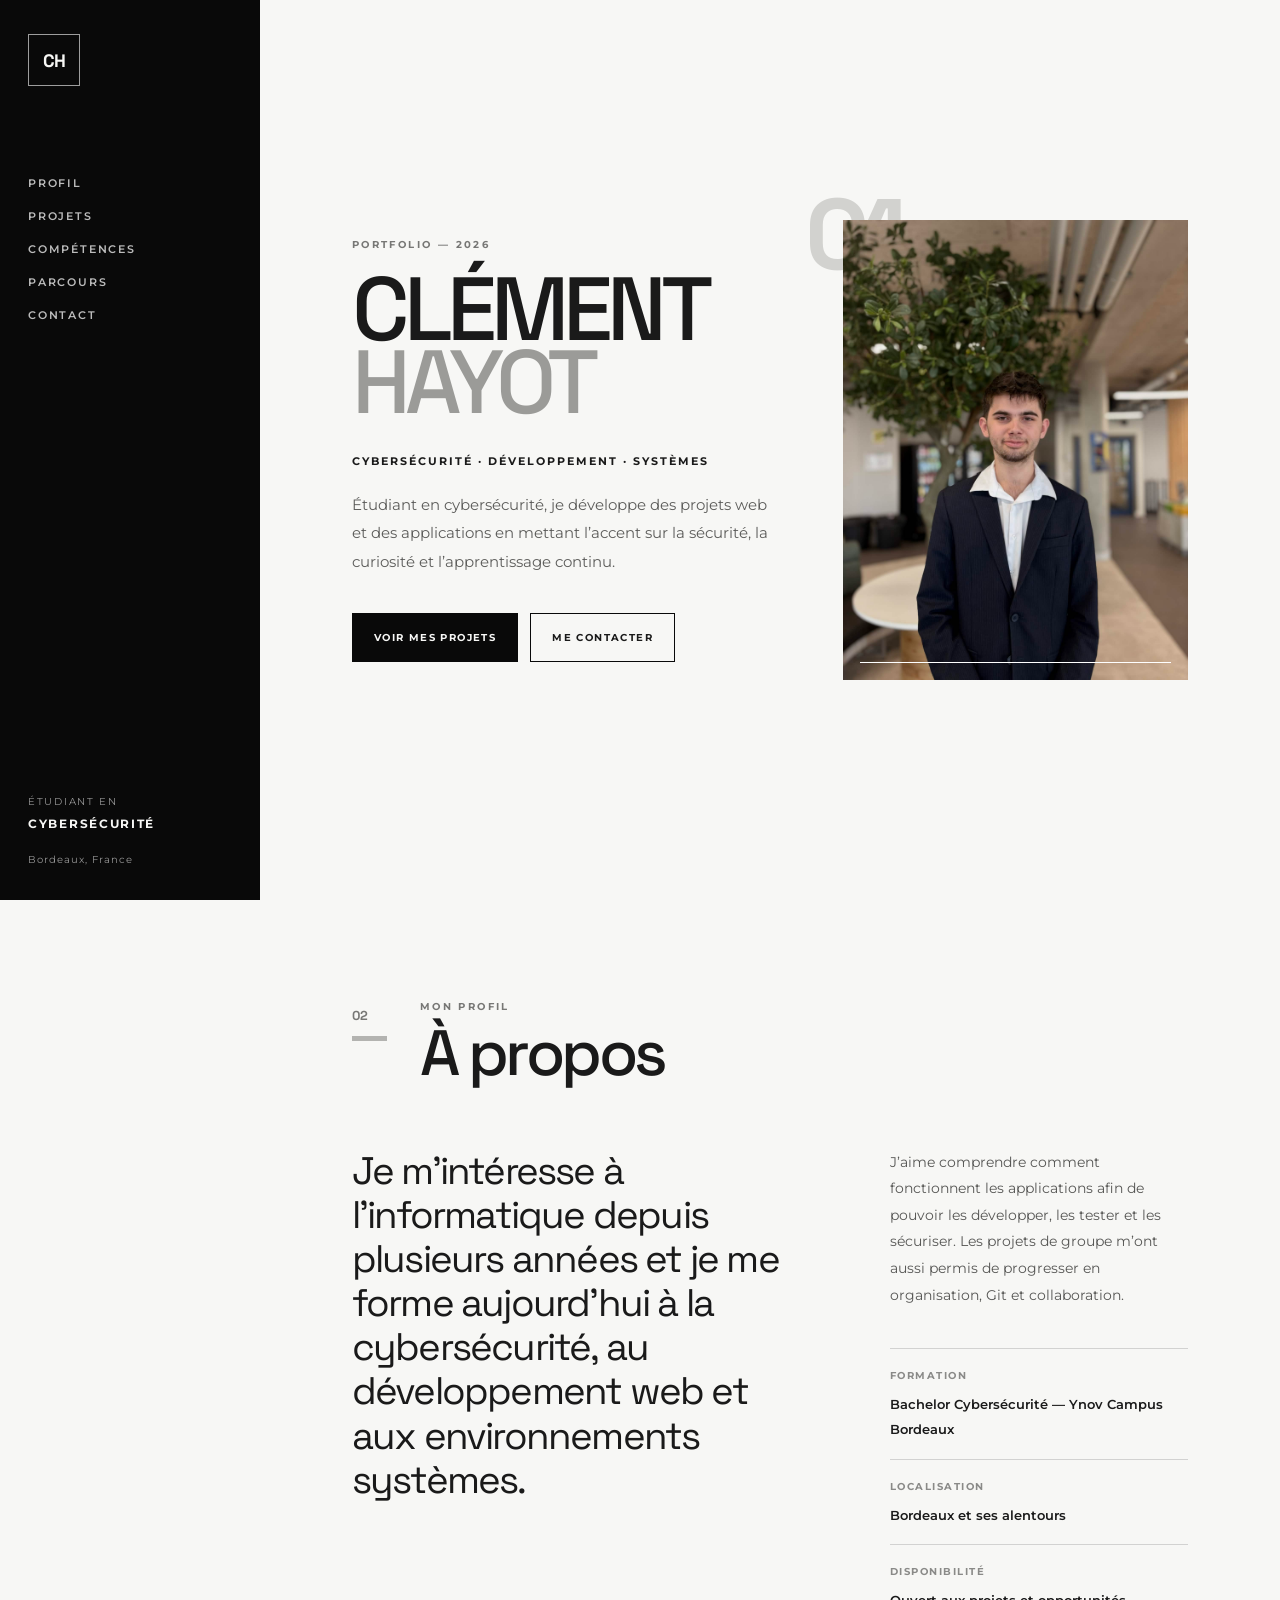
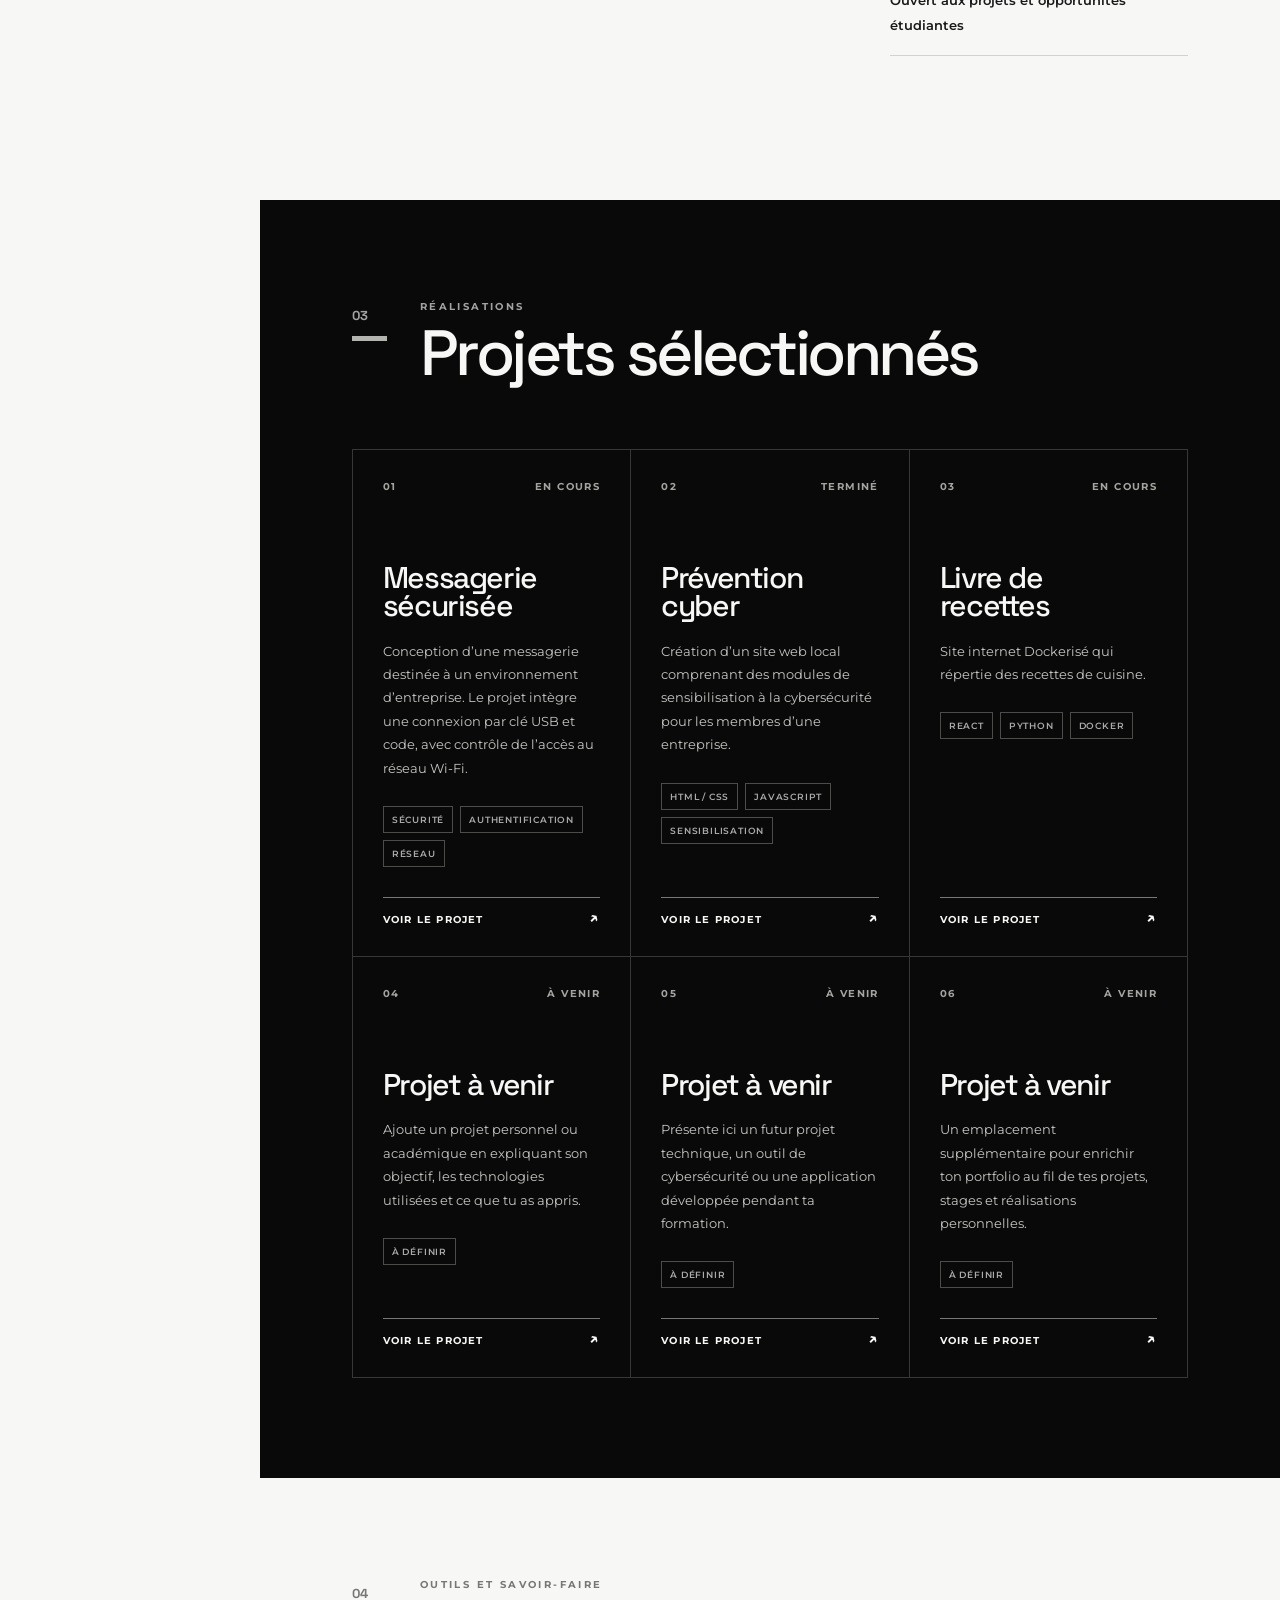
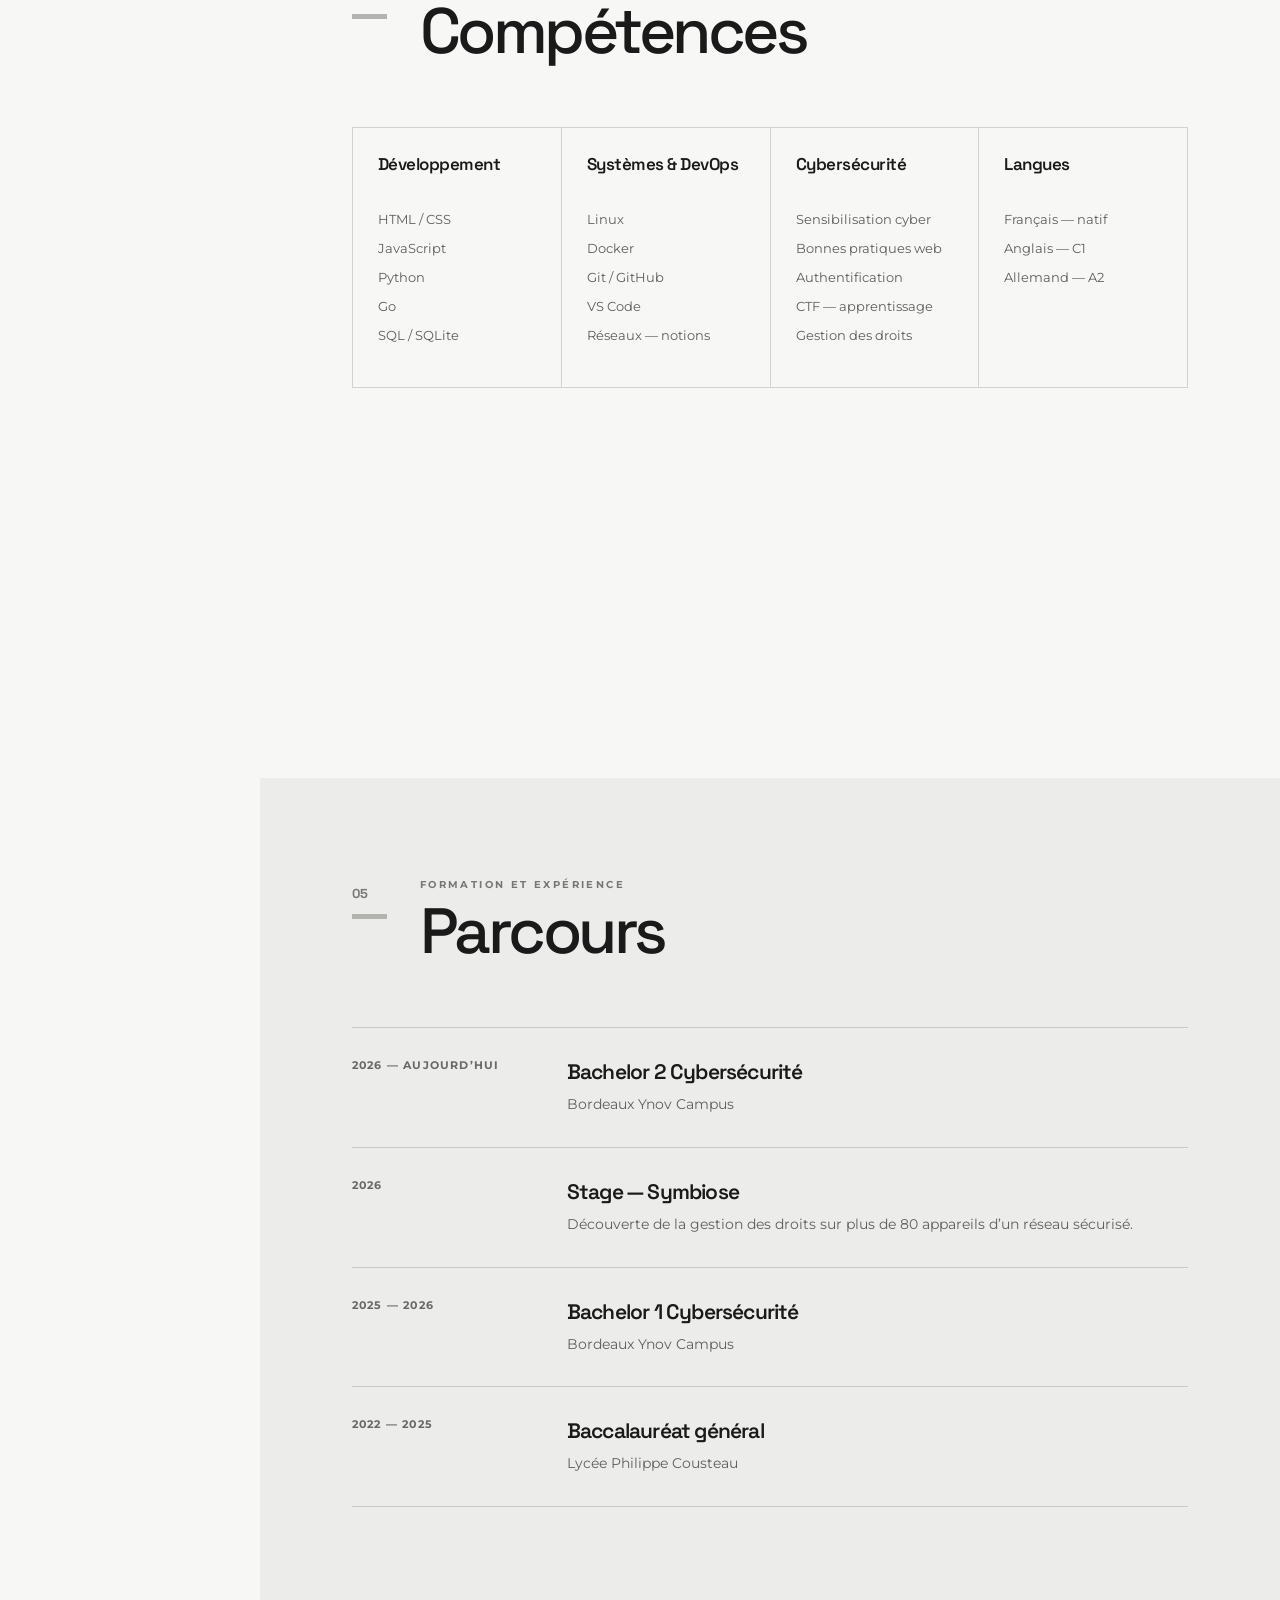
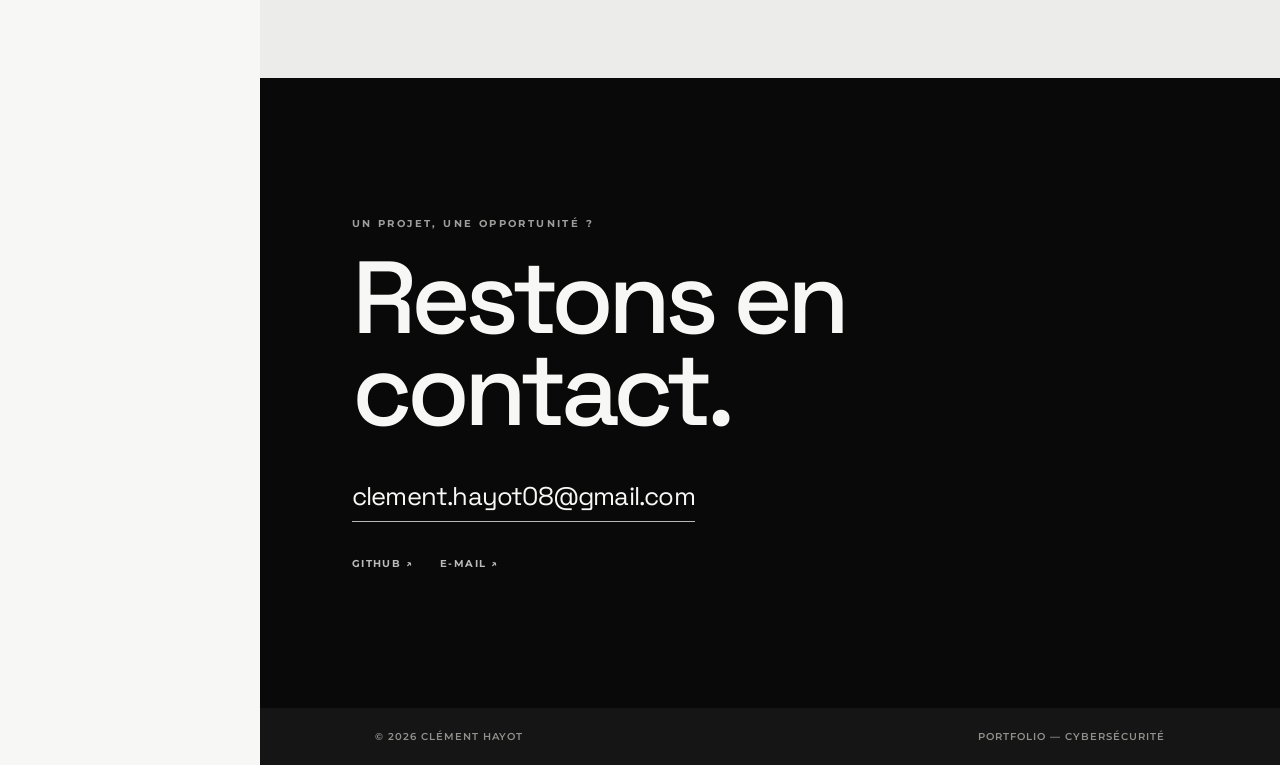
<file: index.html>
<!DOCTYPE html>
<html lang="fr">
<head>
  <meta charset="UTF-8">
  <meta name="viewport" content="width=device-width, initial-scale=1.0">
  <meta
    name="description"
    content="Portfolio de Clément Hayot, étudiant en cybersécurité à Bordeaux."
  >
  <title>Clément Hayot — Cybersécurité</title>

  <link rel="preconnect" href="https://fonts.googleapis.com">
  <link rel="preconnect" href="https://fonts.gstatic.com" crossorigin>
  <link
    href="https://fonts.googleapis.com/css2?family=Montserrat:wght@400;500;600;700&family=Space+Grotesk:wght@400;500;600;700&display=swap"
    rel="stylesheet"
  >

  <link rel="stylesheet" href="style.css">
</head>

<body>
  <aside class="sidebar">
    <div class="sidebar-top">
      <a href="#accueil" class="logo">
        <span>CH</span>
      </a>

      <nav class="desktop-nav" aria-label="Navigation principale">
        <a href="#apropos">Profil</a>
        <a href="#projets">Projets</a>
        <a href="#competences">Compétences</a>
        <a href="#parcours">Parcours</a>
        <a href="#contact">Contact</a>
      </nav>
    </div>

    <div class="sidebar-bottom">
      <p>Étudiant en</p>
      <strong>CYBERSÉCURITÉ</strong>
      <span class="location">Bordeaux, France</span>
    </div>
  </aside>

  <header class="mobile-header">
    <a href="#accueil" class="mobile-logo">CH</a>

    <button
      class="menu-button"
      id="menu-button"
      type="button"
      aria-label="Ouvrir le menu"
      aria-expanded="false"
    >
      <span></span>
      <span></span>
      <span></span>
    </button>
  </header>

  <nav class="mobile-nav" id="mobile-nav" aria-label="Navigation mobile">
    <a href="#apropos">Profil</a>
    <a href="#projets">Projets</a>
    <a href="#competences">Compétences</a>
    <a href="#parcours">Parcours</a>
    <a href="#contact">Contact</a>
  </nav>

  <main>
    <section class="hero section" id="accueil">
      <div class="hero-content">
        <p class="eyebrow">PORTFOLIO — 2026</p>

        <h1>
          Clément<br>
          <span>HAYOT</span>
        </h1>

        <p class="hero-role">CYBERSÉCURITÉ · DÉVELOPPEMENT · SYSTÈMES</p>

        <p class="hero-text">
          Étudiant en cybersécurité, je développe des projets web et des
          applications en mettant l’accent sur la sécurité, la curiosité et
          l’apprentissage continu.
        </p>

        <div class="hero-actions">
          <a href="#projets" class="button button-dark">Voir mes projets</a>
          <a href="#contact" class="button button-light">Me contacter</a>
        </div>
      </div>

      <div class="hero-visual">
        <div class="photo-frame">
          <img
            src="assets/Photo CV2.jpg"
            alt="Portrait de Clément Hayot"
          >
        </div>

        <div class="hero-number">01</div>
      </div>
    </section>

    <section class="section section-light" id="apropos">
      <div class="section-heading">
        <p class="section-number">02</p>
        <div>
          <p class="eyebrow">MON PROFIL</p>
          <h2>À propos</h2>
        </div>
      </div>

      <div class="about-grid">
        <p class="large-text">
          Je m’intéresse à l’informatique depuis plusieurs années et je me
          forme aujourd’hui à la cybersécurité, au développement web et aux
          environnements systèmes.
        </p>

        <div class="about-details">
          <p>
            J’aime comprendre comment fonctionnent les applications afin de
            pouvoir les développer, les tester et les sécuriser. Les projets de
            groupe m’ont aussi permis de progresser en organisation, Git et
            collaboration.
          </p>

          <dl class="info-list">
            <div>
              <dt>Formation</dt>
              <dd>Bachelor Cybersécurité — Ynov Campus Bordeaux</dd>
            </div>

            <div>
              <dt>Localisation</dt>
              <dd>Bordeaux et ses alentours</dd>
            </div>

            <div>
              <dt>Disponibilité</dt>
              <dd>Ouvert aux projets et opportunités étudiantes</dd>
            </div>
          </dl>
        </div>
      </div>
    </section>

    <section class="section section-dark" id="projets">
      <div class="section-heading">
        <p class="section-number">03</p>
        <div>
          <p class="eyebrow">RÉALISATIONS</p>
          <h2>Projets sélectionnés</h2>
        </div>
      </div>

      <div class="projects-grid">
        <article class="project-card project-featured">
            <div class="project-top">
            <p class="project-index">01</p>
            <p class="project-status">EN COURS</p>
            </div>

            <h3>Messagerie sécurisée</h3>

            <p>
            Conception d’une messagerie destinée à un environnement
            d’entreprise. Le projet intègre une connexion par clé USB et code,
            avec contrôle de l’accès au réseau Wi-Fi.
            </p>

            <ul class="tag-list">
            <li>Sécurité</li>
            <li>Authentification</li>
            <li>Réseau</li>
            </ul>

            <a href="projets/messagerie-securisee.html" class="project-link">
            Voir le projet
            <span>↗</span>
            </a>
        </article>

        <article class="project-card">
            <div class="project-top">
            <p class="project-index">02</p>
            <p class="project-status">TERMINÉ</p>
            </div>

            <h3>Prévention cyber</h3>

            <p>
            Création d’un site web local comprenant des modules de
            sensibilisation à la cybersécurité pour les membres d’une
            entreprise.
            </p>

            <ul class="tag-list">
            <li>HTML / CSS</li>
            <li>JavaScript</li>
            <li>Sensibilisation</li>
            </ul>

            <a href="projets/prevention-cyber.html" class="project-link">
            Voir le projet
            <span>↗</span>
            </a>
        </article>

        <article class="project-card">
            <div class="project-top">
            <p class="project-index">03</p>
            <p class="project-status">EN COURS</p>
            </div>

            <h3>Livre de recettes</h3>

            <p>
            Site internet Dockerisé qui répertie des recettes de cuisine.
            </p>

            <ul class="tag-list">
            <li>React</li>
            <li>Python</li>
            <li>Docker</li>
            </ul>

            <a href="projets/livre-de-recette.html" class="project-link">
            Voir le projet
            <span>↗</span>
            </a>
        </article>

        <article class="project-card">
            <div class="project-top">
            <p class="project-index">04</p>
            <p class="project-status">À VENIR</p>
            </div>

            <h3>Projet à venir</h3>

            <p>
            Ajoute un projet personnel ou académique en expliquant son objectif,
            les technologies utilisées et ce que tu as appris.
            </p>

            <ul class="tag-list">
            <li>À définir</li>
            </ul>

            <a href="projets/projet-04.html" class="project-link">
            Voir le projet
            <span>↗</span>
            </a>
        </article>

        <article class="project-card">
            <div class="project-top">
            <p class="project-index">05</p>
            <p class="project-status">À VENIR</p>
            </div>

            <h3>Projet à venir</h3>

            <p>
            Présente ici un futur projet technique, un outil de cybersécurité ou
            une application développée pendant ta formation.
            </p>

            <ul class="tag-list">
            <li>À définir</li>
            </ul>

            <a href="projets/projet-05.html" class="project-link">
            Voir le projet
            <span>↗</span>
            </a>
        </article>

        <article class="project-card">
            <div class="project-top">
            <p class="project-index">06</p>
            <p class="project-status">À VENIR</p>
            </div>

            <h3>Projet à venir</h3>

            <p>
            Un emplacement supplémentaire pour enrichir ton portfolio au fil de
            tes projets, stages et réalisations personnelles.
            </p>

            <ul class="tag-list">
            <li>À définir</li>
            </ul>

            <a href="projets/projet-06.html" class="project-link">
            Voir le projet
            <span>↗</span>
            </a>
        </article>
        </div>
    </section>

    <section class="section section-light" id="competences">
      <div class="section-heading">
        <p class="section-number">04</p>
        <div>
          <p class="eyebrow">OUTILS ET SAVOIR-FAIRE</p>
          <h2>Compétences</h2>
        </div>
      </div>

      <div class="skills-grid">
        <article class="skill-column">
          <h3>Développement</h3>
          <ul>
            <li>HTML / CSS</li>
            <li>JavaScript</li>
            <li>Python</li>
            <li>Go</li>
            <li>SQL / SQLite</li>
          </ul>
        </article>

        <article class="skill-column">
          <h3>Systèmes & DevOps</h3>
          <ul>
            <li>Linux</li>
            <li>Docker</li>
            <li>Git / GitHub</li>
            <li>VS Code</li>
            <li>Réseaux — notions</li>
          </ul>
        </article>

        <article class="skill-column">
          <h3>Cybersécurité</h3>
          <ul>
            <li>Sensibilisation cyber</li>
            <li>Bonnes pratiques web</li>
            <li>Authentification</li>
            <li>CTF — apprentissage</li>
            <li>Gestion des droits</li>
          </ul>
        </article>

        <article class="skill-column">
          <h3>Langues</h3>
          <ul>
            <li>Français — natif</li>
            <li>Anglais — C1</li>
            <li>Allemand — A2</li>
          </ul>
        </article>
      </div>
    </section>

    <section class="section section-gray" id="parcours">
      <div class="section-heading">
        <p class="section-number">05</p>
        <div>
          <p class="eyebrow">FORMATION ET EXPÉRIENCE</p>
          <h2>Parcours</h2>
        </div>
      </div>

      <div class="timeline">
        <article class="timeline-item">
          <p class="timeline-date">2026 — aujourd’hui</p>
          <div>
            <h3>Bachelor 2 Cybersécurité</h3>
            <p>Bordeaux Ynov Campus</p>
          </div>
        </article>

        <article class="timeline-item">
          <p class="timeline-date">2026</p>
          <div>
            <h3>Stage — Symbiose</h3>
            <p>
              Découverte de la gestion des droits sur plus de 80 appareils
              d’un réseau sécurisé.
            </p>
          </div>
        </article>

        <article class="timeline-item">
          <p class="timeline-date">2025 — 2026</p>
          <div>
            <h3>Bachelor 1 Cybersécurité</h3>
            <p>Bordeaux Ynov Campus</p>
          </div>
        </article>

        <article class="timeline-item">
          <p class="timeline-date">2022 — 2025</p>
          <div>
            <h3>Baccalauréat général</h3>
            <p>Lycée Philippe Cousteau</p>
          </div>
        </article>
      </div>
    </section>

    <section class="section section-contact" id="contact">
      <p class="eyebrow">UN PROJET, UNE OPPORTUNITÉ ?</p>
      <h2>Restons en contact.</h2>

      <a class="contact-mail" href="mailto:clement.hayot08@gmail.com">
        clement.hayot08@gmail.com
      </a>

      <div class="contact-links">
        <a href="https://github.com/ClemYnov" target="_blank" rel="noopener noreferrer">
          GitHub ↗
        </a>

        <a href="mailto:clement.hayot08@gmail.com">
          E-mail ↗
        </a>
      </div>
    </section>
  </main>

  <footer>
    <p>© <span id="year"></span> Clément Hayot</p>
    <p>Portfolio — Cybersécurité</p>
  </footer>

  <script src="script.js"></script>
</body>
</html>
</file>
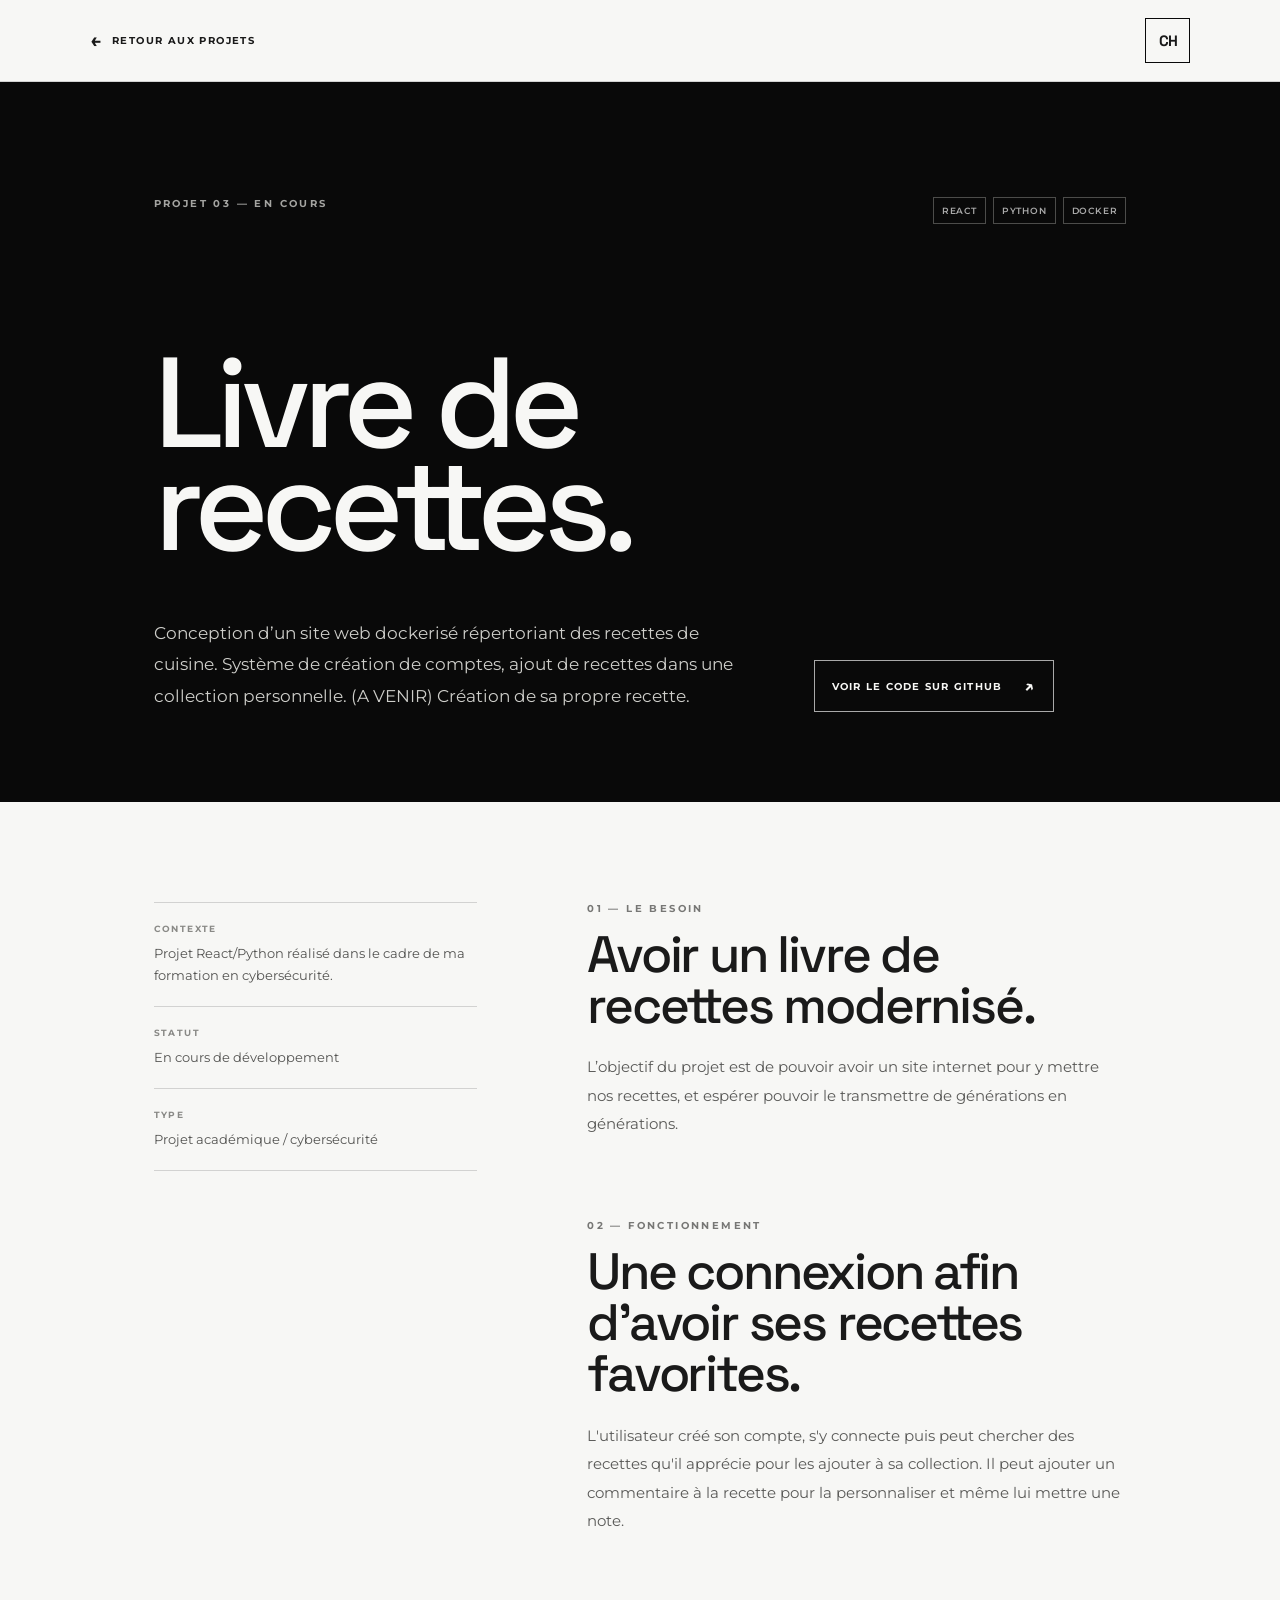
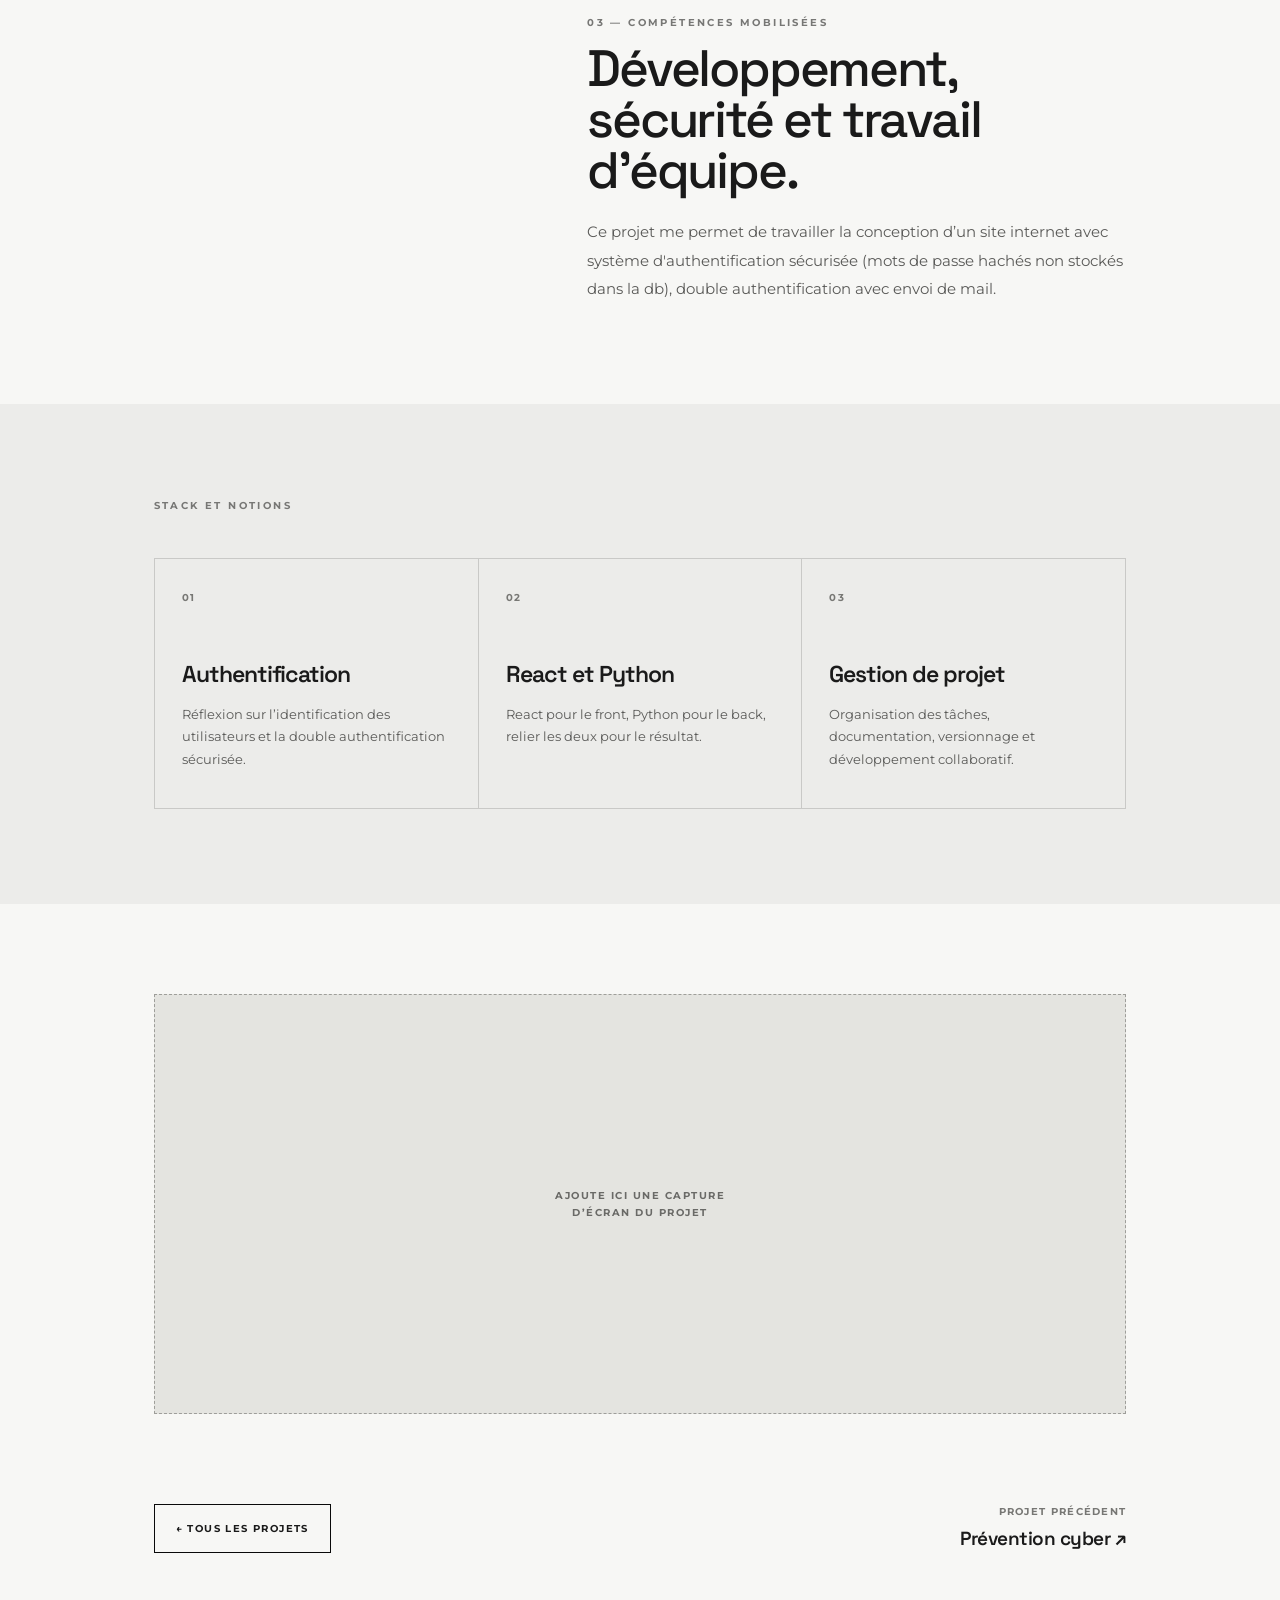
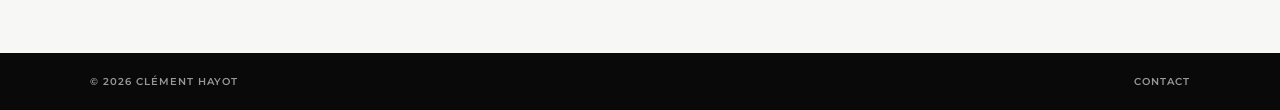
<file: projets/livre-de-recette.html>
<!DOCTYPE html>
<html lang="fr">
<head>
  <meta charset="UTF-8">
  <meta name="viewport" content="width=device-width, initial-scale=1.0">

  <meta
    name="description"
    content="Projet de messagerie sécurisée développé par Clément Hayot."
  >

  <title>Messagerie sécurisée — Clément Hayot</title>

  <link rel="preconnect" href="https://fonts.googleapis.com">
  <link rel="preconnect" href="https://fonts.gstatic.com" crossorigin>

  <link
    href="https://fonts.googleapis.com/css2?family=Montserrat:wght@400;500;600;700&family=Space+Grotesk:wght@400;500;600;700&display=swap"
    rel="stylesheet"
  >

  <link rel="stylesheet" href="../style.css">
</head>

<body class="project-page">
  <header class="project-header">
    <a href="../index.html#projets" class="back-link">
      <span>←</span>
      Retour aux projets
    </a>

    <a href="../index.html" class="project-logo">CH</a>
  </header>

  <main class="project-main">
    <section class="project-hero">
      <div class="project-hero-top">
        <p class="eyebrow">PROJET 03 — EN COURS</p>

        <ul class="tag-list project-tags">
          <li>React</li>
          <li>Python</li>
          <li>Docker</li>
        </ul>
      </div>

      <h1>Livre de<br>recettes.</h1>

      <div class="project-hero-bottom">
        <p class="project-introduction">
            Conception d’un site web dockerisé répertoriant des recettes de cuisine.
            Système de création de comptes, ajout de recettes dans une collection personnelle.
            (A VENIR) Création de sa propre recette.
        </p>

        <a
            href="https://github.com/BiancaPONS/React_Python_B2"
            class="github-button"
            target="_blank"
            rel="noopener noreferrer"
        >
            Voir le code sur GitHub
            <span>↗</span>
        </a>
      </div>
    </section>

    <section class="project-information">
      <div class="project-summary">
        <div>
          <p class="project-label">CONTEXTE</p>
          <p>
            Projet React/Python réalisé dans le cadre de ma formation en
            cybersécurité.
          </p>
        </div>

        <div>
          <p class="project-label">STATUT</p>
          <p>En cours de développement</p>
        </div>

        <div>
          <p class="project-label">TYPE</p>
          <p>Projet académique / cybersécurité</p>
        </div>
      </div>

      <div class="project-description">
        <div>
          <p class="eyebrow">01 — LE BESOIN</p>
          <h2>Avoir un livre de recettes modernisé.</h2>

          <p>
            L’objectif du projet est de pouvoir avoir un site internet
            pour y mettre nos recettes, et espérer pouvoir le transmettre
            de générations en générations.
          </p>
        </div>

        <div>
          <p class="eyebrow">02 — FONCTIONNEMENT</p>
          <h2>Une connexion afin d'avoir ses recettes favorites.</h2>

          <p>
            L'utilisateur créé son compte, s'y connecte puis 
            peut chercher des recettes qu'il apprécie pour
            les ajouter à sa collection. Il peut ajouter 
            un commentaire à la recette pour la personnaliser
            et même lui mettre une note.
          </p>
        </div>

        <div>
          <p class="eyebrow">03 — COMPÉTENCES MOBILISÉES</p>
          <h2>Développement, sécurité et travail d’équipe.</h2>

          <p>
            Ce projet me permet de travailler la conception d’un site 
            internet avec système d'authentification sécurisée (mots
            de passe hachés non stockés dans la db), double 
            authentification avec envoi de mail. 
          </p>
        </div>
      </div>
    </section>

    <section class="project-tech-section">
      <p class="eyebrow">STACK ET NOTIONS</p>

      <div class="project-tech-grid">
        <article>
          <span>01</span>
          <h3>Authentification</h3>
          <p>
            Réflexion sur l’identification des utilisateurs et la double authentification sécurisée.
          </p>
        </article>

        <article>
          <span>02</span>
          <h3>React et Python</h3>
          <p>
            React pour le front, Python pour le back, relier les deux pour le résultat.
          </p>
        </article>

        <article>
          <span>03</span>
          <h3>Gestion de projet</h3>
          <p>
            Organisation des tâches, documentation, versionnage et
            développement collaboratif.
          </p>
        </article>
      </div>
    </section>

    <section class="project-image-section">
      <div class="project-image-placeholder">
        <p>AJOUTE ICI UNE CAPTURE D’ÉCRAN DU PROJET</p>
      </div>

      <!-- Quand tu auras une image, remplace le bloc ci-dessus par :
      <img
        src="../assets/messagerie-securisee.jpg"
        alt="Capture d'écran du projet de messagerie sécurisée"
        class="project-image"
      >
      -->
    </section>

    <section class="project-navigation">
      <a href="../index.html#projets" class="button button-light">
        ← Tous les projets
      </a>

      <a href="prevention-cyber.html" class="next-project">
        <span>Projet précédent</span>
        <strong>Prévention cyber ↗</strong>
      </a>
    </section>
  </main>

  <footer class="project-footer">
    <p>© <span id="year"></span> Clément Hayot</p>
    <a href="../index.html#contact">Contact</a>
  </footer>

  <script src="../script.js"></script>
</body>
</html>
</file>
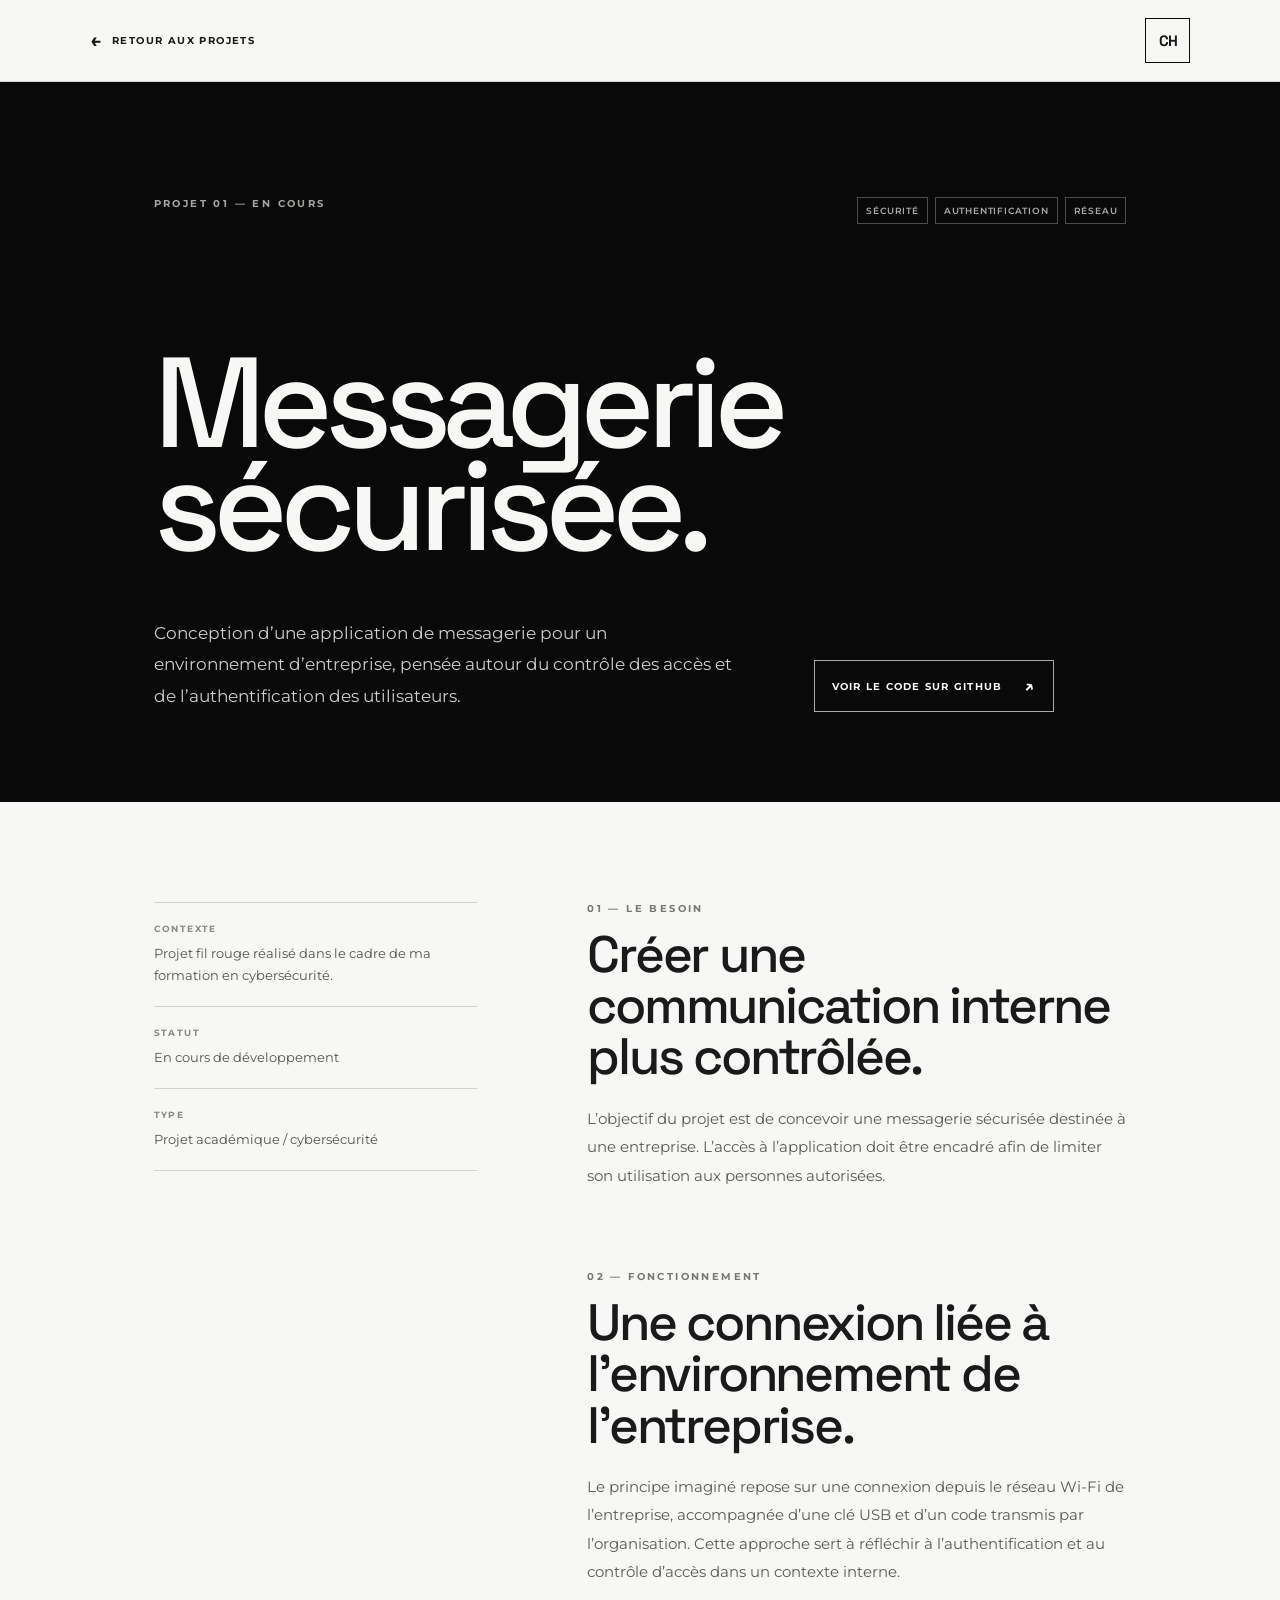
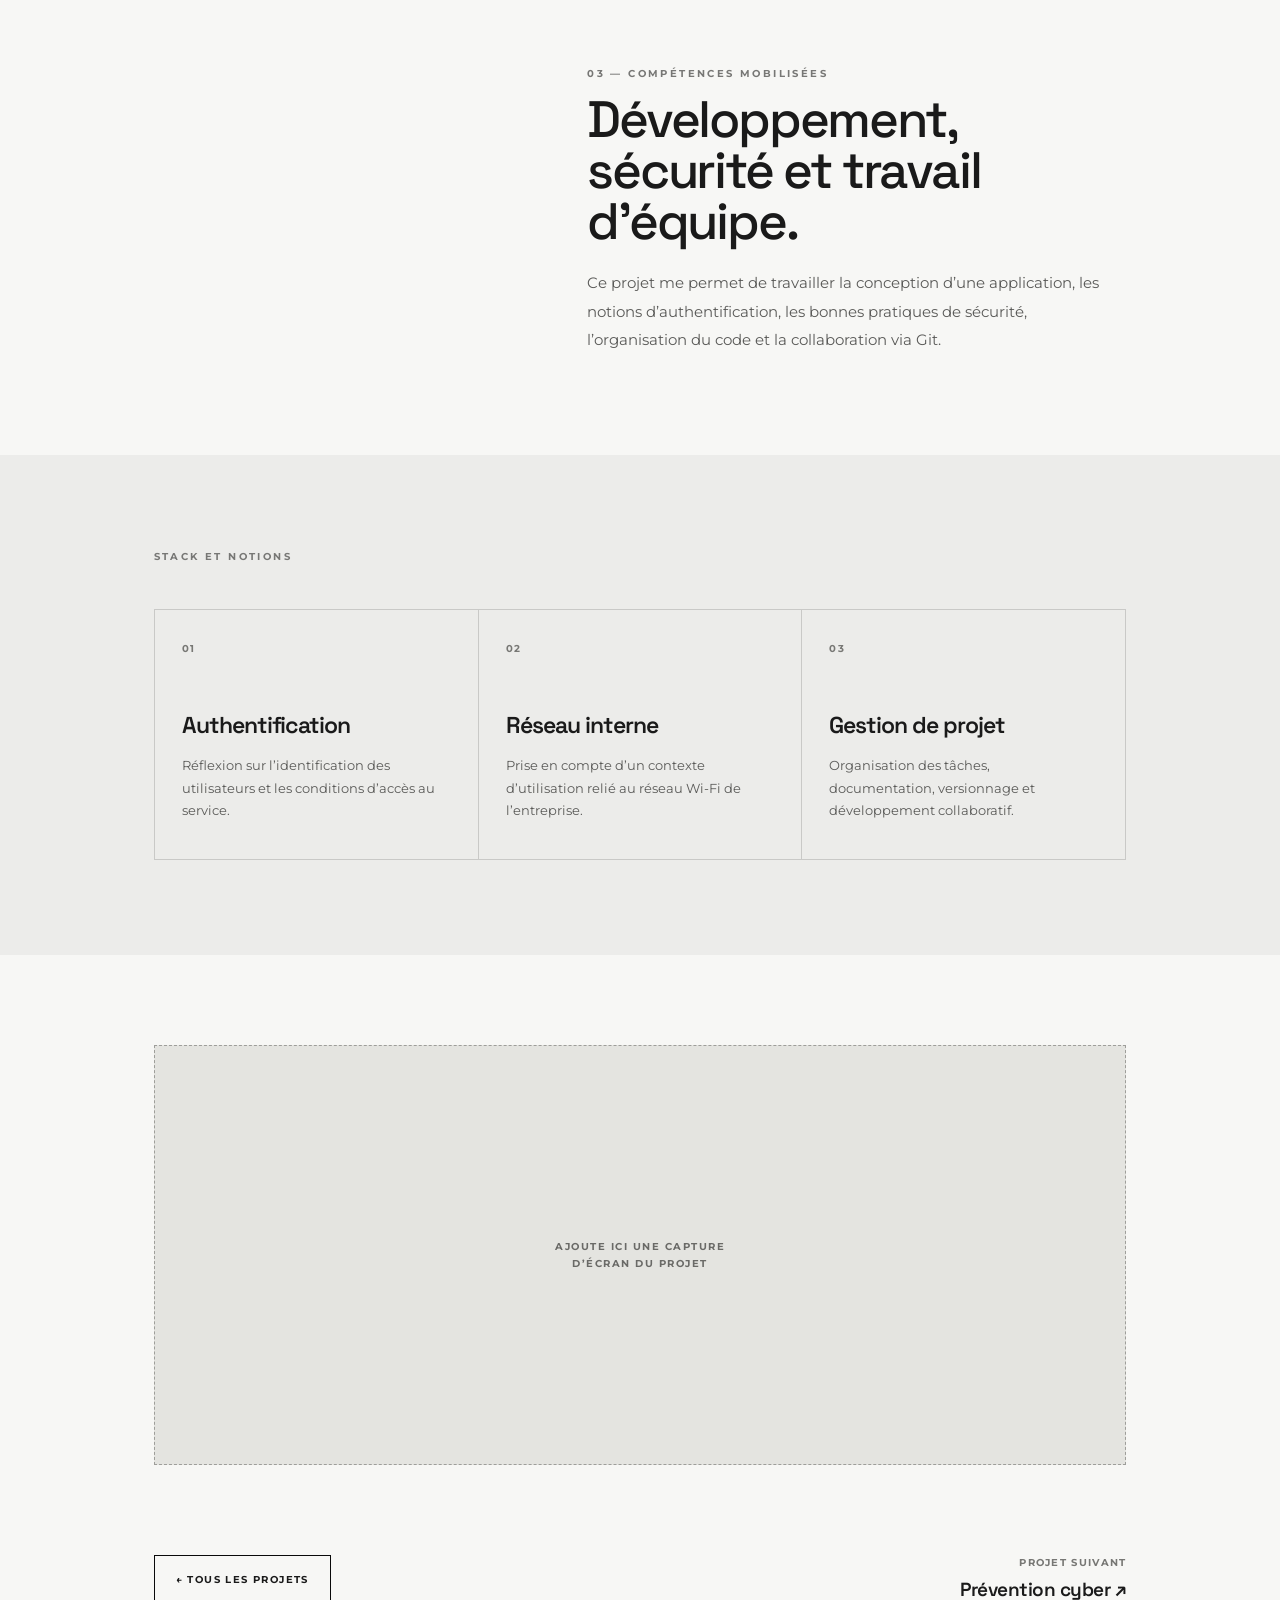
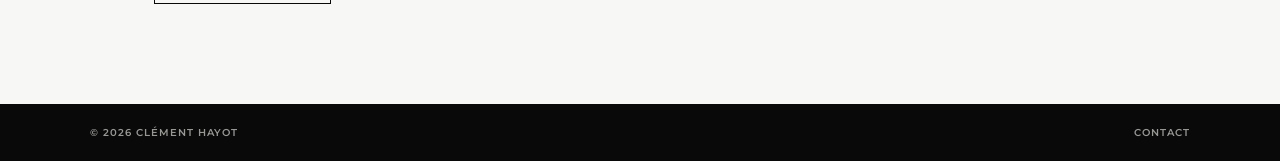
<file: projets/messagerie-securisee.html>
<!DOCTYPE html>
<html lang="fr">
<head>
  <meta charset="UTF-8">
  <meta name="viewport" content="width=device-width, initial-scale=1.0">

  <meta
    name="description"
    content="Projet de messagerie sécurisée développé par Clément Hayot."
  >

  <title>Messagerie sécurisée — Clément Hayot</title>

  <link rel="preconnect" href="https://fonts.googleapis.com">
  <link rel="preconnect" href="https://fonts.gstatic.com" crossorigin>

  <link
    href="https://fonts.googleapis.com/css2?family=Montserrat:wght@400;500;600;700&family=Space+Grotesk:wght@400;500;600;700&display=swap"
    rel="stylesheet"
  >

  <link rel="stylesheet" href="../style.css">
</head>

<body class="project-page">
  <header class="project-header">
    <a href="../index.html#projets" class="back-link">
      <span>←</span>
      Retour aux projets
    </a>

    <a href="../index.html" class="project-logo">CH</a>
  </header>

  <main class="project-main">
    <section class="project-hero">
      <div class="project-hero-top">
        <p class="eyebrow">PROJET 01 — EN COURS</p>

        <ul class="tag-list project-tags">
          <li>Sécurité</li>
          <li>Authentification</li>
          <li>Réseau</li>
        </ul>
      </div>

      <h1>Messagerie<br>sécurisée.</h1>

      <div class="project-hero-bottom">
        <p class="project-introduction">
            Conception d’une application de messagerie pour un environnement
            d’entreprise, pensée autour du contrôle des accès et de
            l’authentification des utilisateurs.
        </p>

        <a
            href="https://github.com/ClemYnov/Projet-Fil-Rouge.git"
            class="github-button"
            target="_blank"
            rel="noopener noreferrer"
        >
            Voir le code sur GitHub
            <span>↗</span>
        </a>
      </div>
    </section>

    <section class="project-information">
      <div class="project-summary">
        <div>
          <p class="project-label">CONTEXTE</p>
          <p>
            Projet fil rouge réalisé dans le cadre de ma formation en
            cybersécurité.
          </p>
        </div>

        <div>
          <p class="project-label">STATUT</p>
          <p>En cours de développement</p>
        </div>

        <div>
          <p class="project-label">TYPE</p>
          <p>Projet académique / cybersécurité</p>
        </div>
      </div>

      <div class="project-description">
        <div>
          <p class="eyebrow">01 — LE BESOIN</p>
          <h2>Créer une communication interne plus contrôlée.</h2>

          <p>
            L’objectif du projet est de concevoir une messagerie sécurisée
            destinée à une entreprise. L’accès à l’application doit être
            encadré afin de limiter son utilisation aux personnes autorisées.
          </p>
        </div>

        <div>
          <p class="eyebrow">02 — FONCTIONNEMENT</p>
          <h2>Une connexion liée à l’environnement de l’entreprise.</h2>

          <p>
            Le principe imaginé repose sur une connexion depuis le réseau
            Wi-Fi de l’entreprise, accompagnée d’une clé USB et d’un code
            transmis par l’organisation. Cette approche sert à réfléchir à
            l’authentification et au contrôle d’accès dans un contexte interne.
          </p>
        </div>

        <div>
          <p class="eyebrow">03 — COMPÉTENCES MOBILISÉES</p>
          <h2>Développement, sécurité et travail d’équipe.</h2>

          <p>
            Ce projet me permet de travailler la conception d’une application,
            les notions d’authentification, les bonnes pratiques de sécurité,
            l’organisation du code et la collaboration via Git.
          </p>
        </div>
      </div>
    </section>

    <section class="project-tech-section">
      <p class="eyebrow">STACK ET NOTIONS</p>

      <div class="project-tech-grid">
        <article>
          <span>01</span>
          <h3>Authentification</h3>
          <p>
            Réflexion sur l’identification des utilisateurs et les conditions
            d’accès au service.
          </p>
        </article>

        <article>
          <span>02</span>
          <h3>Réseau interne</h3>
          <p>
            Prise en compte d’un contexte d’utilisation relié au réseau Wi-Fi
            de l’entreprise.
          </p>
        </article>

        <article>
          <span>03</span>
          <h3>Gestion de projet</h3>
          <p>
            Organisation des tâches, documentation, versionnage et
            développement collaboratif.
          </p>
        </article>
      </div>
    </section>

    <section class="project-image-section">
      <div class="project-image-placeholder">
        <p>AJOUTE ICI UNE CAPTURE D’ÉCRAN DU PROJET</p>
      </div>

      <!-- Quand tu auras une image, remplace le bloc ci-dessus par :
      <img
        src="../assets/messagerie-securisee.jpg"
        alt="Capture d'écran du projet de messagerie sécurisée"
        class="project-image"
      >
      -->
    </section>

    <section class="project-navigation">
      <a href="../index.html#projets" class="button button-light">
        ← Tous les projets
      </a>

      <a href="prevention-cyber.html" class="next-project">
        <span>Projet suivant</span>
        <strong>Prévention cyber ↗</strong>
      </a>
    </section>
  </main>

  <footer class="project-footer">
    <p>© <span id="year"></span> Clément Hayot</p>
    <a href="../index.html#contact">Contact</a>
  </footer>

  <script src="../script.js"></script>
</body>
</html>
</file>
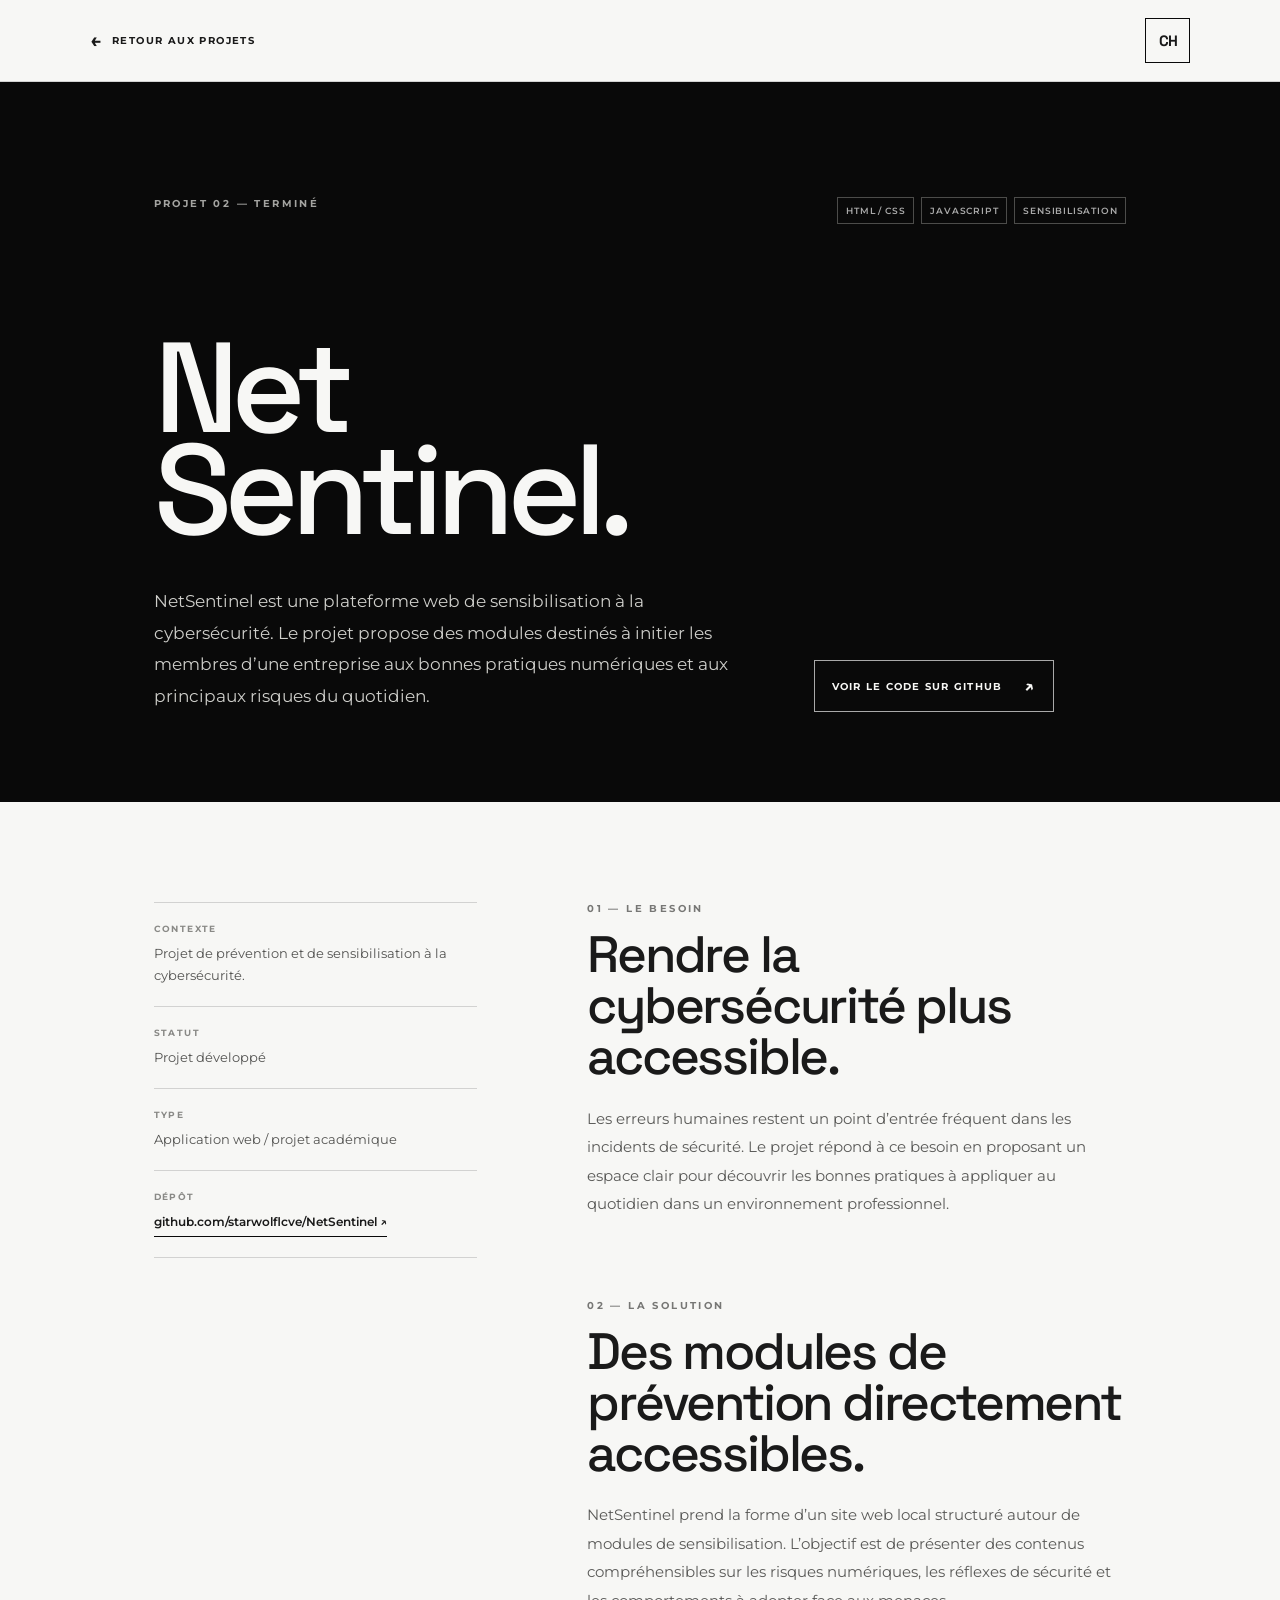
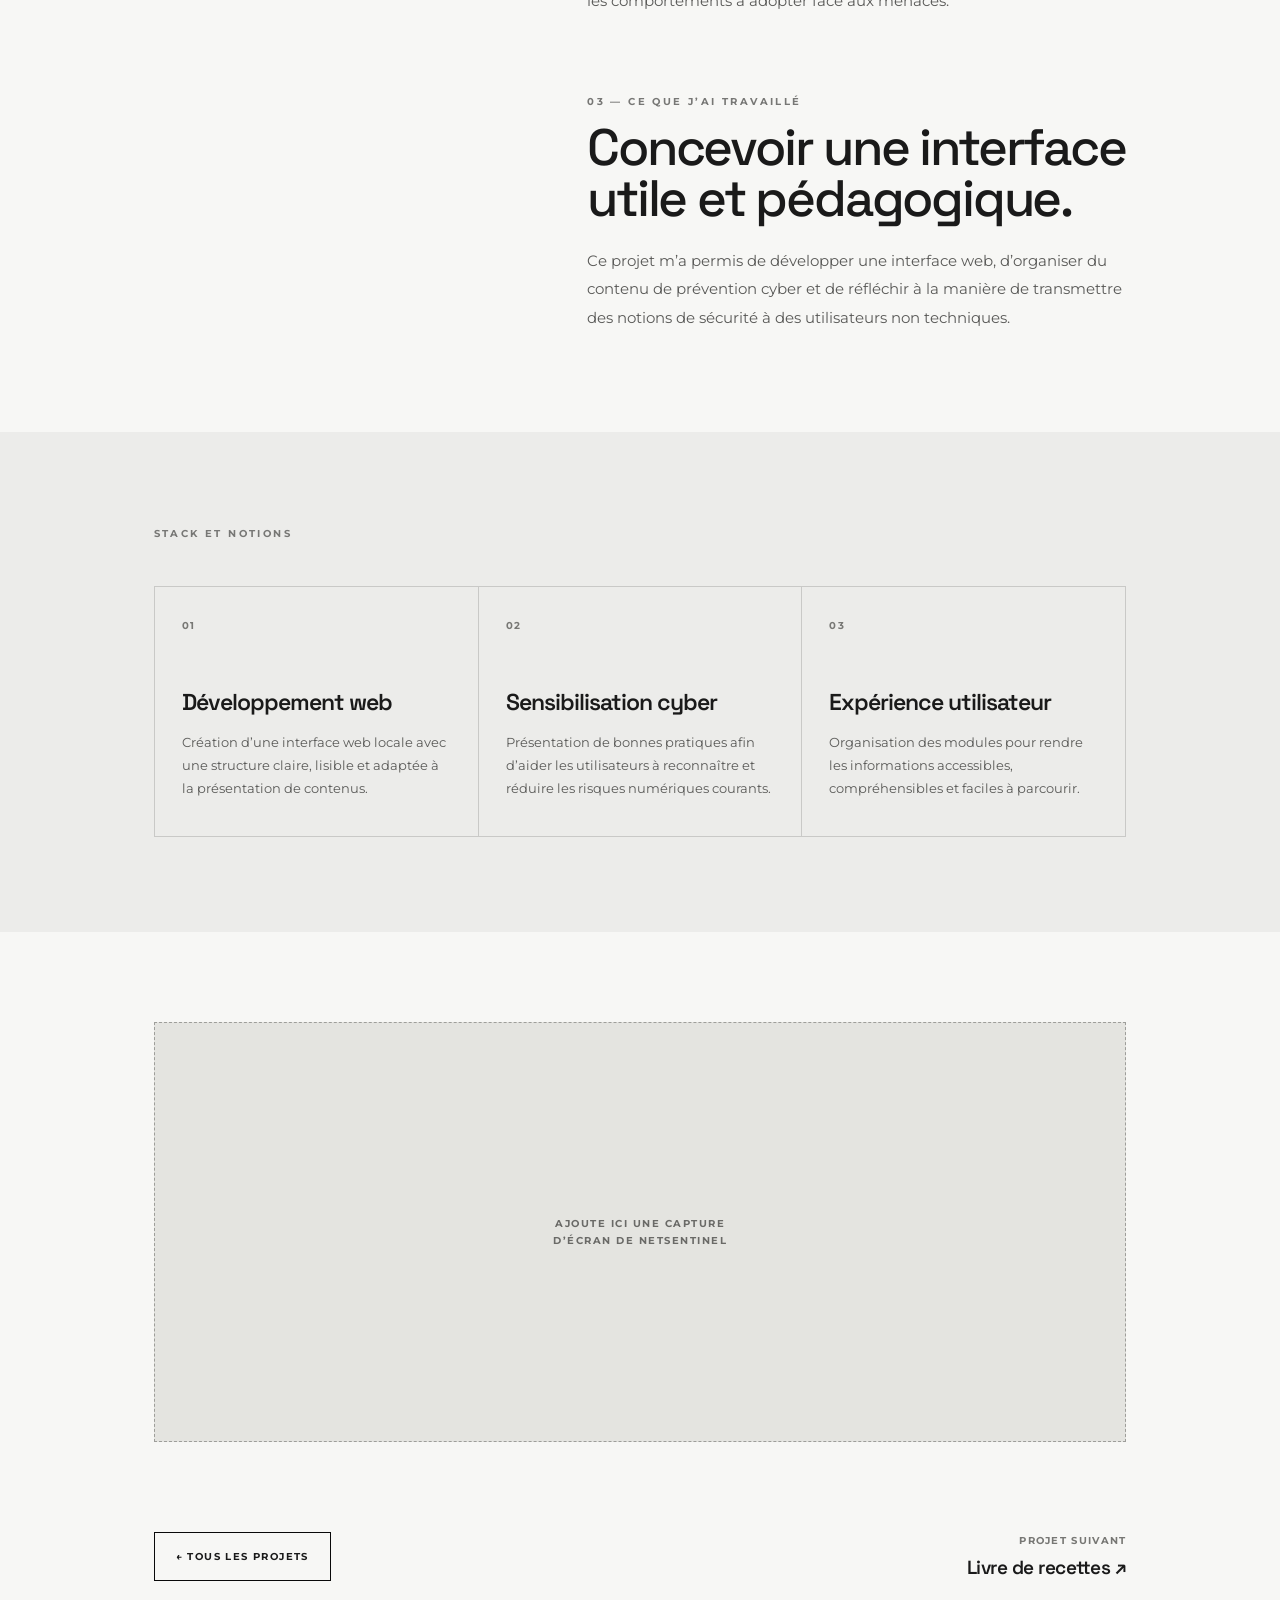
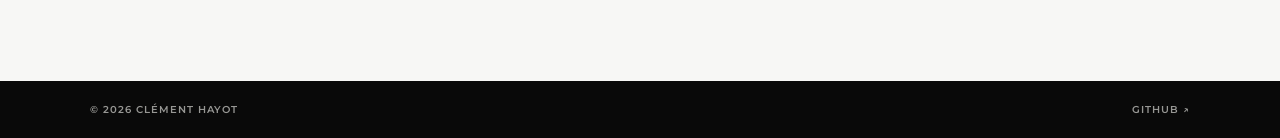
<file: projets/prevention-cyber.html>
<!DOCTYPE html>
<html lang="fr">
<head>
  <meta charset="UTF-8">
  <meta name="viewport" content="width=device-width, initial-scale=1.0">

  <meta
    name="description"
    content="NetSentinel : projet de sensibilisation à la cybersécurité développé par Clément Hayot."
  >

  <title>NetSentinel — Prévention cyber | Clément Hayot</title>

  <link rel="preconnect" href="https://fonts.googleapis.com">
  <link rel="preconnect" href="https://fonts.gstatic.com" crossorigin>

  <link
    href="https://fonts.googleapis.com/css2?family=Montserrat:wght@400;500;600;700&family=Space+Grotesk:wght@400;500;600;700&display=swap"
    rel="stylesheet"
  >

  <link rel="stylesheet" href="../style.css">
</head>

<body class="project-page">
  <header class="project-header">
    <a href="../index.html#projets" class="back-link">
      <span>←</span>
      Retour aux projets
    </a>

    <a href="../index.html" class="project-logo" aria-label="Retour à l'accueil">
      CH
    </a>
  </header>

  <main class="project-main">
    <section class="project-hero">
      <div class="project-hero-top">
        <p class="eyebrow">PROJET 02 — TERMINÉ</p>

        <ul class="tag-list project-tags">
          <li>HTML / CSS</li>
          <li>JavaScript</li>
          <li>Sensibilisation</li>
        </ul>
      </div>

      <h1>Net<br>Sentinel.</h1>

      <div class="project-hero-bottom">
        <p class="project-introduction">
          NetSentinel est une plateforme web de sensibilisation à la
          cybersécurité. Le projet propose des modules destinés à initier les
          membres d’une entreprise aux bonnes pratiques numériques et aux
          principaux risques du quotidien.
        </p>

        <a
          href="https://github.com/starwolflcve/NetSentinel"
          class="github-button"
          target="_blank"
          rel="noopener noreferrer"
          aria-label="Voir le code source de NetSentinel sur GitHub"
        >
          Voir le code sur GitHub
          <span>↗</span>
        </a>
      </div>
    </section>

    <section class="project-information">
      <div class="project-summary">
        <div>
          <p class="project-label">CONTEXTE</p>
          <p>
            Projet de prévention et de sensibilisation à la cybersécurité.
          </p>
        </div>

        <div>
          <p class="project-label">STATUT</p>
          <p>Projet développé</p>
        </div>

        <div>
          <p class="project-label">TYPE</p>
          <p>Application web / projet académique</p>
        </div>

        <div>
          <p class="project-label">DÉPÔT</p>
          <p>
            <a
              class="github-text-link"
              href="https://github.com/starwolflcve/NetSentinel"
              target="_blank"
              rel="noopener noreferrer"
            >
              github.com/starwolflcve/NetSentinel ↗
            </a>
          </p>
        </div>
      </div>

      <div class="project-description">
        <div>
          <p class="eyebrow">01 — LE BESOIN</p>
          <h2>Rendre la cybersécurité plus accessible.</h2>

          <p>
            Les erreurs humaines restent un point d’entrée fréquent dans les
            incidents de sécurité. Le projet répond à ce besoin en proposant
            un espace clair pour découvrir les bonnes pratiques à appliquer au
            quotidien dans un environnement professionnel.
          </p>
        </div>

        <div>
          <p class="eyebrow">02 — LA SOLUTION</p>
          <h2>Des modules de prévention directement accessibles.</h2>

          <p>
            NetSentinel prend la forme d’un site web local structuré autour de
            modules de sensibilisation. L’objectif est de présenter des
            contenus compréhensibles sur les risques numériques, les réflexes
            de sécurité et les comportements à adopter face aux menaces.
          </p>
        </div>

        <div>
          <p class="eyebrow">03 — CE QUE J’AI TRAVAILLÉ</p>
          <h2>Concevoir une interface utile et pédagogique.</h2>

          <p>
            Ce projet m’a permis de développer une interface web, d’organiser
            du contenu de prévention cyber et de réfléchir à la manière de
            transmettre des notions de sécurité à des utilisateurs non
            techniques.
          </p>
        </div>
      </div>
    </section>

    <section class="project-tech-section">
      <p class="eyebrow">STACK ET NOTIONS</p>

      <div class="project-tech-grid">
        <article>
          <span>01</span>
          <h3>Développement web</h3>
          <p>
            Création d’une interface web locale avec une structure claire,
            lisible et adaptée à la présentation de contenus.
          </p>
        </article>

        <article>
          <span>02</span>
          <h3>Sensibilisation cyber</h3>
          <p>
            Présentation de bonnes pratiques afin d’aider les utilisateurs à
            reconnaître et réduire les risques numériques courants.
          </p>
        </article>

        <article>
          <span>03</span>
          <h3>Expérience utilisateur</h3>
          <p>
            Organisation des modules pour rendre les informations accessibles,
            compréhensibles et faciles à parcourir.
          </p>
        </article>
      </div>
    </section>

    <section class="project-image-section">
      <div class="project-image-placeholder">
        <p>AJOUTE ICI UNE CAPTURE D’ÉCRAN DE NETSENTINEL</p>
      </div>

      <!--
        Quand tu auras une capture du site, remplace le bloc ci-dessus par :

        <img
          src="../assets/netsentinel.jpg"
          alt="Capture d'écran de l'application NetSentinel"
          class="project-image"
        >
      -->
    </section>

    <section class="project-navigation">
      <a href="../index.html#projets" class="button button-light">
        ← Tous les projets
      </a>

      <a href="livre-de-recette.html" class="next-project">
        <span>Projet suivant</span>
        <strong>Livre de recettes ↗</strong>
      </a>
    </section>
  </main>

  <footer class="project-footer">
    <p>© <span id="year"></span> Clément Hayot</p>

    <a
      href="https://github.com/starwolflcve/NetSentinel"
      target="_blank"
      rel="noopener noreferrer"
    >
      GitHub ↗
    </a>
  </footer>

  <script src="../script.js"></script>
</body>
</html>
</file>
<file: style.css>
:root {
  --black: #090909;
  --white: #f7f7f5;
  --gray-100: #ececea;
  --gray-200: #d2d2cf;
  --gray-500: #777775;
  --text: #1a1a1a;
  --sidebar-width: 260px;
  --border: 1px solid rgba(0, 0, 0, 0.15);
}

* {
  box-sizing: border-box;
}

html {
  scroll-behavior: smooth;
}

body {
  margin: 0;
  background: var(--white);
  color: var(--text);
  font-family: "Montserrat", sans-serif;
}

a {
  color: inherit;
  text-decoration: none;
}

.sidebar {
  position: fixed;
  top: 0;
  bottom: 0;
  left: 0;
  z-index: 10;
  display: flex;
  width: var(--sidebar-width);
  flex-direction: column;
  justify-content: space-between;
  padding: 34px 28px;
  background: var(--black);
  color: var(--white);
}

.logo,
.mobile-logo {
  display: grid;
  width: 52px;
  height: 52px;
  place-items: center;
  border: 1px solid rgba(255, 255, 255, 0.6);
  font-family: "Space Grotesk", sans-serif;
  font-size: 18px;
  font-weight: 700;
  letter-spacing: -1px;
}

.desktop-nav {
  display: flex;
  margin-top: 90px;
  flex-direction: column;
  gap: 19px;
}

.desktop-nav a {
  position: relative;
  width: fit-content;
  color: #bcbcbc;
  font-size: 11px;
  font-weight: 600;
  letter-spacing: 1.8px;
  text-transform: uppercase;
  transition: color 0.2s ease;
}

.desktop-nav a::after {
  position: absolute;
  right: 0;
  bottom: -6px;
  left: 0;
  height: 1px;
  background: var(--white);
  content: "";
  transform: scaleX(0);
  transform-origin: left;
  transition: transform 0.2s ease;
}

.desktop-nav a:hover {
  color: var(--white);
}

.desktop-nav a:hover::after {
  transform: scaleX(1);
}

.sidebar-bottom {
  display: flex;
  flex-direction: column;
  gap: 8px;
}

.sidebar-bottom p,
.sidebar-bottom strong,
.location {
  margin: 0;
  font-size: 10px;
  letter-spacing: 1.7px;
  text-transform: uppercase;
}

.sidebar-bottom p {
  color: #969696;
}

.sidebar-bottom strong {
  font-size: 12px;
}

.location {
  margin-top: 14px;
  color: #969696;
  letter-spacing: 1px;
  text-transform: none;
}

main,
footer {
  margin-left: var(--sidebar-width);
}

.section {
  min-height: 100vh;
  padding: 100px 9%;
}

.hero {
  display: grid;
  min-height: 100vh;
  grid-template-columns: minmax(0, 1.1fr) minmax(280px, 0.9fr);
  gap: 70px;
  align-items: center;
}

.eyebrow {
  margin: 0 0 22px;
  color: var(--gray-500);
  font-size: 10px;
  font-weight: 700;
  letter-spacing: 2.4px;
  text-transform: uppercase;
}

.hero h1,
.section h2,
.project-card h3,
.timeline h3,
.skill-column h3 {
  font-family: "Space Grotesk", sans-serif;
}

.hero h1 {
  margin: 0;
  font-size: clamp(52px, 7vw, 115px);
  font-weight: 500;
  letter-spacing: -6px;
  line-height: 0.82;
  text-transform: uppercase;
}

.hero h1 span {
  color: #9b9b98;
}

.hero-role {
  margin: 34px 0 23px;
  font-size: 11px;
  font-weight: 700;
  letter-spacing: 2px;
}

.hero-text {
  max-width: 540px;
  color: #5d5d5b;
  font-size: 15px;
  line-height: 1.9;
}

.hero-actions {
  display: flex;
  margin-top: 37px;
  flex-wrap: wrap;
  gap: 12px;
}

.button {
  display: inline-flex;
  min-height: 49px;
  align-items: center;
  justify-content: center;
  padding: 0 21px;
  border: 1px solid var(--black);
  font-size: 10px;
  font-weight: 700;
  letter-spacing: 1.4px;
  text-transform: uppercase;
  transition: all 0.2s ease;
}

.button-dark {
  background: var(--black);
  color: var(--white);
}

.button-dark:hover {
  background: transparent;
  color: var(--black);
}

.button-light:hover {
  background: var(--black);
  color: var(--white);
}

.hero-visual {
  position: relative;
}

.photo-frame {
  position: relative;
  width: min(100%, 400px);
  margin-left: auto;
  overflow: hidden;
  background: var(--gray-200);
  aspect-ratio: 3 / 4;
}

.photo-frame::after {
  position: absolute;
  right: 17px;
  bottom: 17px;
  left: 17px;
  height: 1px;
  background: white;
  content: "";
}

.photo-frame img {
  width: 100%;
  height: 100%;
  object-fit: cover;
}

.hero-number {
  position: absolute;
  top: -35px;
  left: -38px;
  z-index: -1;
  color: var(--gray-200);
  font-family: "Space Grotesk", sans-serif;
  font-size: 100px;
  font-weight: 700;
  letter-spacing: -8px;
  line-height: 1;
}

.section-light {
  background: var(--white);
}

.section-dark {
  background: var(--black);
  color: var(--white);
}

.section-gray {
  background: var(--gray-100);
}

.section-heading {
  display: flex;
  gap: 32px;
  align-items: flex-start;
  margin-bottom: 66px;
}

.section-number {
  width: 36px;
  margin: 7px 0 0;
  color: var(--gray-500);
  font-family: "Space Grotesk", sans-serif;
  font-size: 13px;
  font-weight: 700;
}

.section-number::after {
  display: block;
  width: 35px;
  height: 5px;
  margin-top: 12px;
  background: #b3b3b0;
  content: "";
}

.section-heading .eyebrow {
  margin-bottom: 12px;
}

.section h2 {
  margin: 0;
  font-size: clamp(38px, 5vw, 70px);
  font-weight: 500;
  letter-spacing: -3.5px;
  line-height: 0.9;
}

.section-dark .eyebrow,
.section-dark .section-number {
  color: #a2a2a2;
}

.about-grid {
  display: grid;
  grid-template-columns: 1.2fr 0.8fr;
  gap: 90px;
}

.large-text {
  max-width: 650px;
  margin: 0;
  font-family: "Space Grotesk", sans-serif;
  font-size: clamp(26px, 3vw, 43px);
  letter-spacing: -1.8px;
  line-height: 1.15;
}

.about-details {
  color: #575755;
  font-size: 14px;
  line-height: 1.9;
}

.about-details > p {
  margin-top: 0;
}

.info-list {
  margin: 40px 0 0;
}

.info-list div {
  padding: 17px 0;
  border-top: var(--border);
}

.info-list div:last-child {
  border-bottom: var(--border);
}

.info-list dt {
  margin-bottom: 7px;
  color: #8a8a88;
  font-size: 10px;
  font-weight: 700;
  letter-spacing: 1.5px;
  text-transform: uppercase;
}

.info-list dd {
  margin: 0;
  color: var(--text);
  font-size: 13px;
  font-weight: 600;
}

.projects-grid {
  display: grid;
  grid-template-columns: repeat(3, minmax(0, 1fr));
  gap: 1px;
  background: #373737;
  border: 1px solid #373737;
}

.project-card {
  display: flex;
  min-height: 410px;
  flex-direction: column;
  padding: 30px;
  background: var(--black);
  transition: background 0.25s ease, color 0.25s ease;
}

.project-card:hover {
  background: #f1f1ee;
  color: var(--black);
}

.project-card:hover .project-status,
.project-card:hover p,
.project-card:hover .tag-list li {
  border-color: rgba(0, 0, 0, 0.22);
  color: #565654;
}

.project-card:hover .project-link {
  border-color: var(--black);
}

.project-top {
  display: flex;
  justify-content: space-between;
  gap: 10px;
}

.project-index,
.project-status {
  margin: 0;
  color: #a3a3a0;
  font-size: 10px;
  font-weight: 700;
  letter-spacing: 1.4px;
}

.project-status {
  text-align: right;
}

.project-card h3 {
  max-width: 290px;
  margin: 71px 0 19px;
  font-size: 30px;
  font-weight: 500;
  letter-spacing: -1.4px;
  line-height: 0.95;
}

.project-card > p {
  margin: 0;
  color: #c6c6c3;
  font-size: 13px;
  line-height: 1.8;
}

.tag-list {
  display: flex;
  margin: 26px 0 30px;
  padding: 0;
  flex-wrap: wrap;
  gap: 7px;
  list-style: none;
}

.tag-list li {
  padding: 7px 8px;
  border: 1px solid #4c4c4a;
  color: #aaa;
  font-size: 9px;
  font-weight: 600;
  letter-spacing: 0.8px;
  text-transform: uppercase;
}

.project-link {
  display: flex;
  margin-top: auto;
  padding-top: 15px;
  justify-content: space-between;
  border-top: 1px solid #777;
  font-size: 10px;
  font-weight: 700;
  letter-spacing: 1.2px;
  text-transform: uppercase;
}

.project-link span {
  font-size: 16px;
  line-height: 10px;
}

.project-placeholder {
  opacity: 0.65;
}

.skills-grid {
  display: grid;
  grid-template-columns: repeat(4, 1fr);
  border-top: var(--border);
  border-left: var(--border);
}

.skill-column {
  min-height: 260px;
  padding: 25px;
  border-right: var(--border);
  border-bottom: var(--border);
}

.skill-column h3 {
  margin: 0 0 36px;
  font-size: 17px;
  font-weight: 600;
  letter-spacing: -0.5px;
}

.skill-column ul {
  margin: 0;
  padding: 0;
  list-style: none;
}

.skill-column li {
  margin-bottom: 13px;
  color: #5d5d5a;
  font-size: 13px;
}

.timeline {
  border-top: var(--border);
}

.timeline-item {
  display: grid;
  grid-template-columns: 190px 1fr;
  gap: 25px;
  padding: 30px 0;
  border-bottom: var(--border);
}

.timeline-date {
  margin: 0;
  color: #686866;
  font-size: 11px;
  font-weight: 700;
  letter-spacing: 1.2px;
  text-transform: uppercase;
}

.timeline h3 {
  margin: 0 0 8px;
  font-size: 21px;
  font-weight: 600;
  letter-spacing: -0.8px;
}

.timeline-item div p {
  max-width: 650px;
  margin: 0;
  color: #5f5f5d;
  font-size: 14px;
  line-height: 1.7;
}

.section-contact {
  display: flex;
  min-height: 70vh;
  flex-direction: column;
  justify-content: center;
  background: var(--black);
  color: var(--white);
}

.section-contact .eyebrow {
  color: #9e9e9c;
}

.section-contact h2 {
  max-width: 900px;
  font-size: clamp(51px, 8vw, 125px);
  letter-spacing: -6px;
}

.contact-mail {
  width: fit-content;
  margin-top: 43px;
  padding-bottom: 9px;
  border-bottom: 1px solid #b8b8b5;
  font-family: "Space Grotesk", sans-serif;
  font-size: clamp(17px, 2vw, 26px);
  letter-spacing: -0.8px;
}

.contact-links {
  display: flex;
  margin-top: 35px;
  gap: 27px;
}

.contact-links a {
  color: #bababa;
  font-size: 10px;
  font-weight: 700;
  letter-spacing: 1.4px;
  text-transform: uppercase;
}

.contact-links a:hover {
  color: white;
}

footer {
  display: flex;
  padding: 22px 9%;
  justify-content: space-between;
  gap: 20px;
  background: #151515;
  color: #90908d;
  font-size: 10px;
  font-weight: 600;
  letter-spacing: 1px;
  text-transform: uppercase;
}

footer p {
  margin: 0;
}

.mobile-header,
.mobile-nav {
  display: none;
}

.project-page {
  background: var(--white);
}

.project-header {
  display: flex;
  min-height: 82px;
  padding: 15px 7%;
  align-items: center;
  justify-content: space-between;
  border-bottom: var(--border);
}

.back-link,
.project-logo {
  display: inline-flex;
  align-items: center;
  font-size: 10px;
  font-weight: 700;
  letter-spacing: 1.4px;
  text-transform: uppercase;
}

.back-link {
  gap: 10px;
}

.back-link span {
  font-size: 19px;
  line-height: 10px;
}

.project-logo {
  width: 45px;
  height: 45px;
  justify-content: center;
  border: 1px solid var(--black);
  font-family: "Space Grotesk", sans-serif;
  font-size: 15px;
  letter-spacing: -1px;
}

.project-main {
  margin-left: 0;
}

.project-hero {
  display: flex;
  min-height: 80vh;
  padding: 115px 12% 90px;
  flex-direction: column;
  justify-content: space-between;
  background: var(--black);
  color: var(--white);
}

.project-hero-top {
  display: flex;
  justify-content: space-between;
  gap: 25px;
  align-items: flex-start;
}

.project-hero .eyebrow {
  color: #a4a4a1;
}

.project-tags {
  margin: 0;
  justify-content: flex-end;
}

.project-hero h1 {
  max-width: 1050px;
  margin: 90px 0 30px;
  font-family: "Space Grotesk", sans-serif;
  font-size: clamp(58px, 10vw, 155px);
  font-weight: 500;
  letter-spacing: -8px;
  line-height: 0.8;
}

.project-hero-bottom {
  display: flex;
  max-width: 900px;
  align-items: flex-end;
  justify-content: space-between;
  gap: 35px;
}

.project-introduction {
  max-width: 580px;
  margin: 0;
  color: #cececa;
  font-size: 17px;
  line-height: 1.85;
}

.github-button {
  display: inline-flex;
  min-width: 215px;
  min-height: 52px;
  padding: 0 17px;
  align-items: center;
  justify-content: space-between;
  gap: 22px;
  border: 1px solid rgba(255, 255, 255, 0.65);
  color: var(--white);
  font-size: 10px;
  font-weight: 700;
  letter-spacing: 1.25px;
  text-transform: uppercase;
  transition: background 0.2s ease, color 0.2s ease;
}

.github-button:hover {
  background: var(--white);
  color: var(--black);
}

.github-button span {
  font-size: 17px;
  line-height: 1;
}

.github-text-link {
  display: inline-block;
  padding-bottom: 3px;
  border-bottom: 1px solid var(--black);
  color: var(--text);
  font-size: 12px;
  font-weight: 600;
  transition: opacity 0.2s ease;
}

.github-text-link:hover {
  opacity: 0.55;
}

.github-unavailable {
  margin: 0;
  color: #9c9c99;
  font-size: 10px;
  font-weight: 700;
  letter-spacing: 1.2px;
  text-transform: uppercase;
}

.project-information {
  display: grid;
  padding: 100px 12%;
  grid-template-columns: 0.75fr 1.25fr;
  gap: 110px;
}

.project-summary {
  height: fit-content;
  border-top: var(--border);
}

.project-summary div {
  padding: 20px 0;
  border-bottom: var(--border);
}

.project-summary p:last-child {
  margin: 0;
  color: #535351;
  font-size: 13px;
  line-height: 1.7;
}

.project-label {
  margin: 0 0 8px;
  color: #898986;
  font-size: 9px;
  font-weight: 700;
  letter-spacing: 1.4px;
}

.project-description {
  display: flex;
  flex-direction: column;
  gap: 80px;
}

.project-description .eyebrow {
  margin-bottom: 14px;
}

.project-description h2 {
  max-width: 690px;
  margin: 0 0 22px;
  font-family: "Space Grotesk", sans-serif;
  font-size: clamp(29px, 4vw, 52px);
  font-weight: 500;
  letter-spacing: -2.2px;
  line-height: 1;
}

.project-description div > p:last-child {
  max-width: 620px;
  margin: 0;
  color: #5a5a58;
  font-size: 15px;
  line-height: 1.9;
}

.project-tech-section {
  padding: 95px 12%;
  background: var(--gray-100);
}

.project-tech-grid {
  display: grid;
  margin-top: 46px;
  grid-template-columns: repeat(3, 1fr);
  border-top: var(--border);
  border-left: var(--border);
}

.project-tech-grid article {
  min-height: 250px;
  padding: 27px;
  border-right: var(--border);
  border-bottom: var(--border);
}

.project-tech-grid span {
  color: #787875;
  font-size: 10px;
  font-weight: 700;
  letter-spacing: 1.3px;
}

.project-tech-grid h3 {
  margin: 54px 0 14px;
  font-family: "Space Grotesk", sans-serif;
  font-size: 23px;
  font-weight: 600;
  letter-spacing: -1px;
}

.project-tech-grid p {
  margin: 0;
  color: #5a5a58;
  font-size: 13px;
  line-height: 1.75;
}

.project-image-section {
  padding: 90px 12%;
}

.project-image-placeholder {
  display: grid;
  min-height: 420px;
  place-items: center;
  border: 1px dashed #9e9e9a;
  background: #e4e4e0;
}

.project-image-placeholder p {
  max-width: 230px;
  margin: 0;
  color: #6a6a67;
  font-size: 10px;
  font-weight: 700;
  letter-spacing: 1.5px;
  line-height: 1.7;
  text-align: center;
}

.project-image {
  display: block;
  width: 100%;
  max-height: 650px;
  object-fit: cover;
}

.project-navigation {
  display: flex;
  padding: 0 12% 100px;
  justify-content: space-between;
  gap: 30px;
  align-items: center;
}

.next-project {
  display: flex;
  flex-direction: column;
  gap: 8px;
  text-align: right;
}

.next-project span {
  color: #777774;
  font-size: 10px;
  font-weight: 700;
  letter-spacing: 1.3px;
  text-transform: uppercase;
}

.next-project strong {
  font-family: "Space Grotesk", sans-serif;
  font-size: 19px;
  font-weight: 600;
  letter-spacing: -0.5px;
}

.project-footer {
  display: flex;
  margin-left: 0;
  padding: 22px 7%;
  justify-content: space-between;
  gap: 20px;
  background: var(--black);
  color: #979794;
  font-size: 10px;
  font-weight: 600;
  letter-spacing: 1px;
  text-transform: uppercase;
}

.project-footer p {
  margin: 0;
}

.project-footer a:hover {
  color: var(--white);
}



@media (max-width: 1100px) {
  .projects-grid {
    grid-template-columns: repeat(2, minmax(0, 1fr));
  }

  .project-card {
    min-height: 360px;
  }

  .project-card h3 {
    margin-top: 55px;
  }

  .skills-grid {
    grid-template-columns: repeat(2, 1fr);
  }
}

@media (max-width: 800px) {
  :root {
    --sidebar-width: 0px;
  }

  .sidebar {
    display: none;
  }

  .mobile-header {
    position: fixed;
    top: 0;
    right: 0;
    left: 0;
    z-index: 20;
    display: flex;
    height: 73px;
    padding: 10px 21px;
    align-items: center;
    justify-content: space-between;
    border-bottom: 1px solid rgba(0, 0, 0, 0.12);
    background: rgba(247, 247, 245, 0.96);
    backdrop-filter: blur(8px);
  }

  .mobile-logo {
    width: 43px;
    height: 43px;
    border-color: var(--black);
    font-size: 15px;
  }

  .menu-button {
    display: flex;
    width: 42px;
    height: 42px;
    padding: 10px;
    flex-direction: column;
    justify-content: center;
    gap: 5px;
    border: 1px solid var(--black);
    background: transparent;
    cursor: pointer;
  }

  .menu-button span {
    display: block;
    width: 100%;
    height: 1px;
    background: var(--black);
    transition: transform 0.2s ease, opacity 0.2s ease;
  }

  .menu-button.is-open span:nth-child(1) {
    transform: translateY(6px) rotate(45deg);
  }

  .menu-button.is-open span:nth-child(2) {
    opacity: 0;
  }

  .menu-button.is-open span:nth-child(3) {
    transform: translateY(-6px) rotate(-45deg);
  }

  .mobile-nav {
    position: fixed;
    top: 73px;
    right: 0;
    left: 0;
    z-index: 19;
    display: flex;
    padding: 27px 21px;
    flex-direction: column;
    gap: 20px;
    background: var(--black);
    color: var(--white);
    opacity: 0;
    pointer-events: none;
    transform: translateY(-10px);
    transition: opacity 0.2s ease, transform 0.2s ease;
  }

  .mobile-nav.is-open {
    opacity: 1;
    pointer-events: auto;
    transform: translateY(0);
  }

  .mobile-nav a {
    font-size: 11px;
    font-weight: 700;
    letter-spacing: 2px;
    text-transform: uppercase;
  }

  main,
  footer {
    margin-left: 0;
  }

  .section {
    min-height: auto;
    padding: 90px 7%;
  }

  .hero {
    min-height: 100vh;
    padding-top: 125px;
    grid-template-columns: 1fr;
    gap: 50px;
  }

  .hero-visual {
    max-width: 370px;
    margin: 0 auto;
  }

  .photo-frame {
    margin: 0;
  }

  .hero-number {
    top: -28px;
    left: -21px;
    font-size: 75px;
  }

  .about-grid {
    grid-template-columns: 1fr;
    gap: 37px;
  }

  .project-header {
    padding: 14px 7%;
  }

  .project-hero {
    min-height: 75vh;
    padding: 105px 7% 65px;
  }

  .project-hero-top {
    flex-direction: column;
  }

  .project-tags {
    justify-content: flex-start;
  }

  .project-hero h1 {
    margin-top: 70px;
    letter-spacing: -5px;
  }

  .project-hero-bottom {
    flex-direction: column;
    align-items: flex-start;
  }

  .project-information {
    padding: 75px 7%;
    grid-template-columns: 1fr;
    gap: 60px;
  }

  .project-tech-section,
  .project-image-section {
    padding: 75px 7%;
  }

  .project-tech-grid {
    grid-template-columns: 1fr;
  }

  .project-tech-grid article {
    min-height: 190px;
  }

  .project-tech-grid h3 {
    margin-top: 35px;
  }

  .project-navigation {
    padding: 0 7% 75px;
  }

  .project-footer {
    padding: 20px 7%;
  }
}


@media (max-width: 560px) {
  .section {
    padding: 78px 6%;
  }

  .section-heading {
    gap: 20px;
    margin-bottom: 47px;
  }

  .section-number {
    width: 27px;
    font-size: 11px;
  }

  .section-number::after {
    width: 27px;
  }

  .section h2 {
    letter-spacing: -2px;
  }

  .hero h1 {
    font-size: 55px;
    letter-spacing: -4px;
  }

  .hero-role {
    font-size: 9px;
    line-height: 1.7;
  }

  .hero-text {
    font-size: 14px;
    line-height: 1.75;
  }

  .projects-grid {
    grid-template-columns: 1fr;
  }

  .project-card {
    min-height: 340px;
    padding: 24px;
  }

  .skills-grid {
    grid-template-columns: 1fr;
  }

  .timeline-item {
    grid-template-columns: 1fr;
    gap: 10px;
  }

  .timeline h3 {
    font-size: 19px;
  }

  footer {
    padding: 20px 6%;
    flex-direction: column;
    gap: 9px;
  }

  .section-contact h2 {
    letter-spacing: -4px;
  }

  .contact-mail {
    word-break: break-word;
  }

  .github-button {
    width: 100%;
  }

  .project-header {
    min-height: 70px;
  }

  .back-link {
    font-size: 8px;
    letter-spacing: 0.9px;
  }

  .project-logo {
    width: 38px;
    height: 38px;
  }

  .project-hero h1 {
    font-size: 59px;
    letter-spacing: -4px;
  }

  .project-introduction {
    font-size: 14px;
    line-height: 1.8;
  }

  .project-description {
    gap: 55px;
  }

  .project-description h2 {
    font-size: 30px;
    letter-spacing: -1.5px;
  }

  .project-description div > p:last-child {
    font-size: 14px;
  }

  .project-image-placeholder {
    min-height: 250px;
  }

  .project-navigation {
    flex-direction: column;
    align-items: stretch;
  }

  .project-navigation .button {
    width: 100%;
  }

  .next-project {
    text-align: left;
  }

  .project-footer {
    flex-direction: column;
    gap: 10px;
  }
}
</file>
